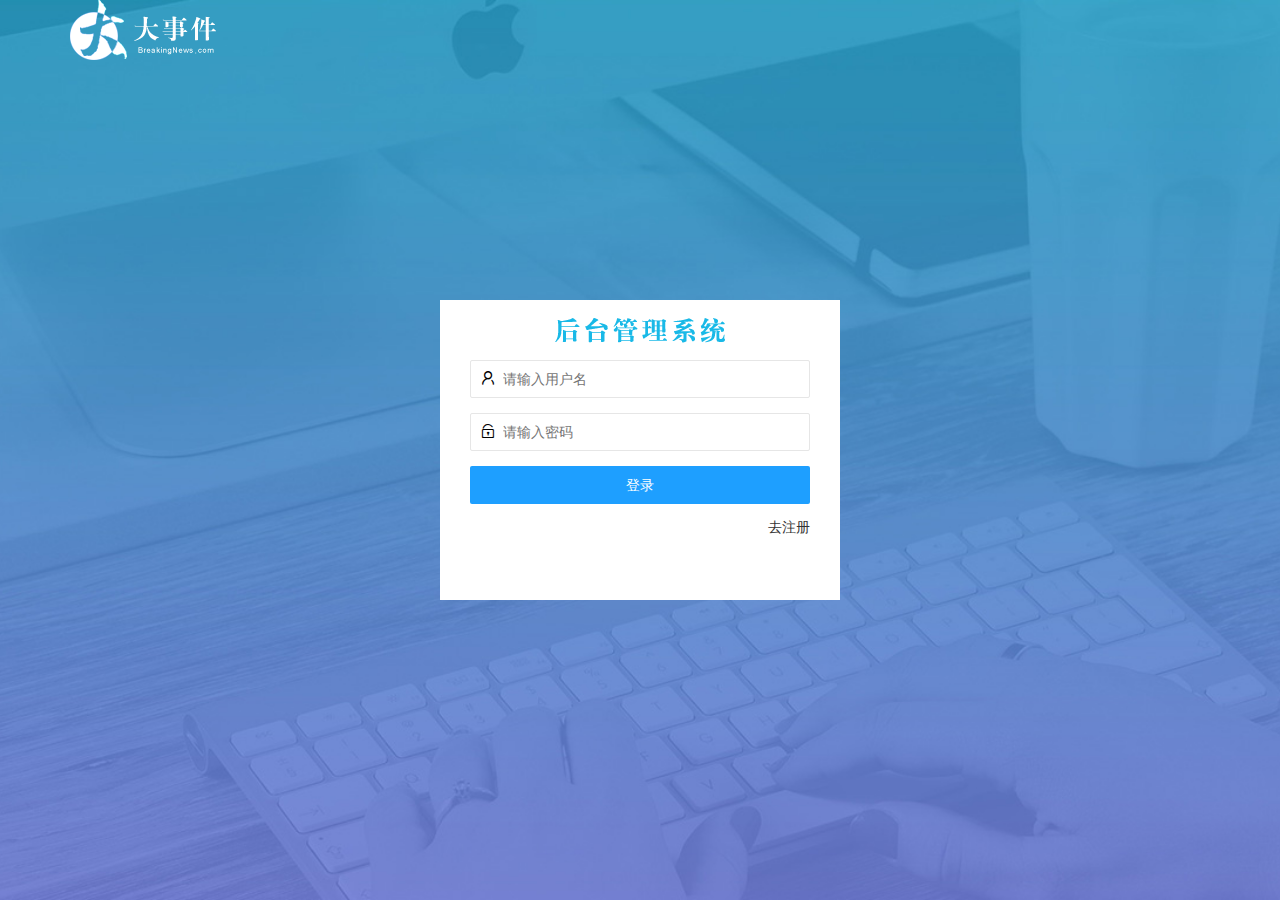
<file: login.html>
<!DOCTYPE html>
<html lang="en">
<head>
    <meta charset="UTF-8">
    <meta http-equiv="X-UA-Compatible" content="IE=edge">
    <meta name="viewport" content="width=device-width, initial-scale=1.0">
    <title>大事件-登录/注册</title>
    <link rel="stylesheet" href="assets/css/login.css">
    <link rel="stylesheet" href="assets/lib/layui/css/layui.css">
</head>
<body>
    <!-- 图标 -->
    <div class="layui-main"><img src="assets/images/logo.png" alt=""/></div>
    <!-- 登录注册框 -->
    <div class="loginAndRegBox">
        <!-- 标题 -->
        <div class="title-box"></div>
        <!-- 登录的div -->
        <div class="login-box">
            <!-- 登陆的表单区 -->
            <form class="layui-form" id="form-login">
                <div class="layui-form-item">
                    <i class="layui-icon layui-icon-username"></i>  
                    <input type="text" name="username" required  lay-verify="required" placeholder="请输入用户名" autocomplete="off" class="layui-input">
                </div>
                <div class="layui-form-item">
                    <i class="layui-icon layui-icon-password"></i>  
                    <input type="password" name="password" required  lay-verify="required|pass" placeholder="请输入密码" autocomplete="off" class="layui-input">
                </div>
                <div class="layui-form-item">
                    <button class="layui-btn layui-btn-normal layui-btn-fluid" lay-submit lay-filter="formDemo">登录</button>
                </div>
                <div class="layui-form-item links">
                    <a href="javascript:;" id="link-reg">去注册</a>
                </div>
            </form>
        </div>
        <!-- 注册的div -->
        <div class="reg-box">
            <!-- 注册的表单区 -->
            <form class="layui-form" id="form-reg">
                <div class="layui-form-item">
                    <i class="layui-icon layui-icon-username"></i>  
                    <input type="text" name="username" required  lay-verify="required" placeholder="请输入用户名" autocomplete="off" class="layui-input" />
                </div>
                <div class="layui-form-item">
                    <i class="layui-icon layui-icon-password"></i> 
                    <input type="password" name="password" required  lay-verify="required|pass" placeholder="请输入密码" autocomplete="off" class="layui-input" />
                </div>
                <div class="layui-form-item">
                    <i class="layui-icon layui-icon-password"></i> 
                    <input type="password" name="repassword" required  lay-verify="required|pass|repass" placeholder="请再次输入密码" autocomplete="off" class="layui-input">
                </div>
                <div class="layui-form-item">
                    <button class="layui-btn layui-btn-normal layui-btn-fluid" lay-submit lay-filter="formDemo">注册</button>
                </div>
                <div class="layui-form-item links">
                    <a href="javascript:;" id="link-login">去登录</a>
                </div>
            </form>
           
        </div>
    </div>

    <script src="/assets/lib/jquery.js"></script>
    <script src="/assets/lib/layui/layui.all.js"></script>
    <script src="/assets/js/baseAPI.js"></script>
    <script src="/assets/js/login.js"></script>
</body>
</html>
</file>
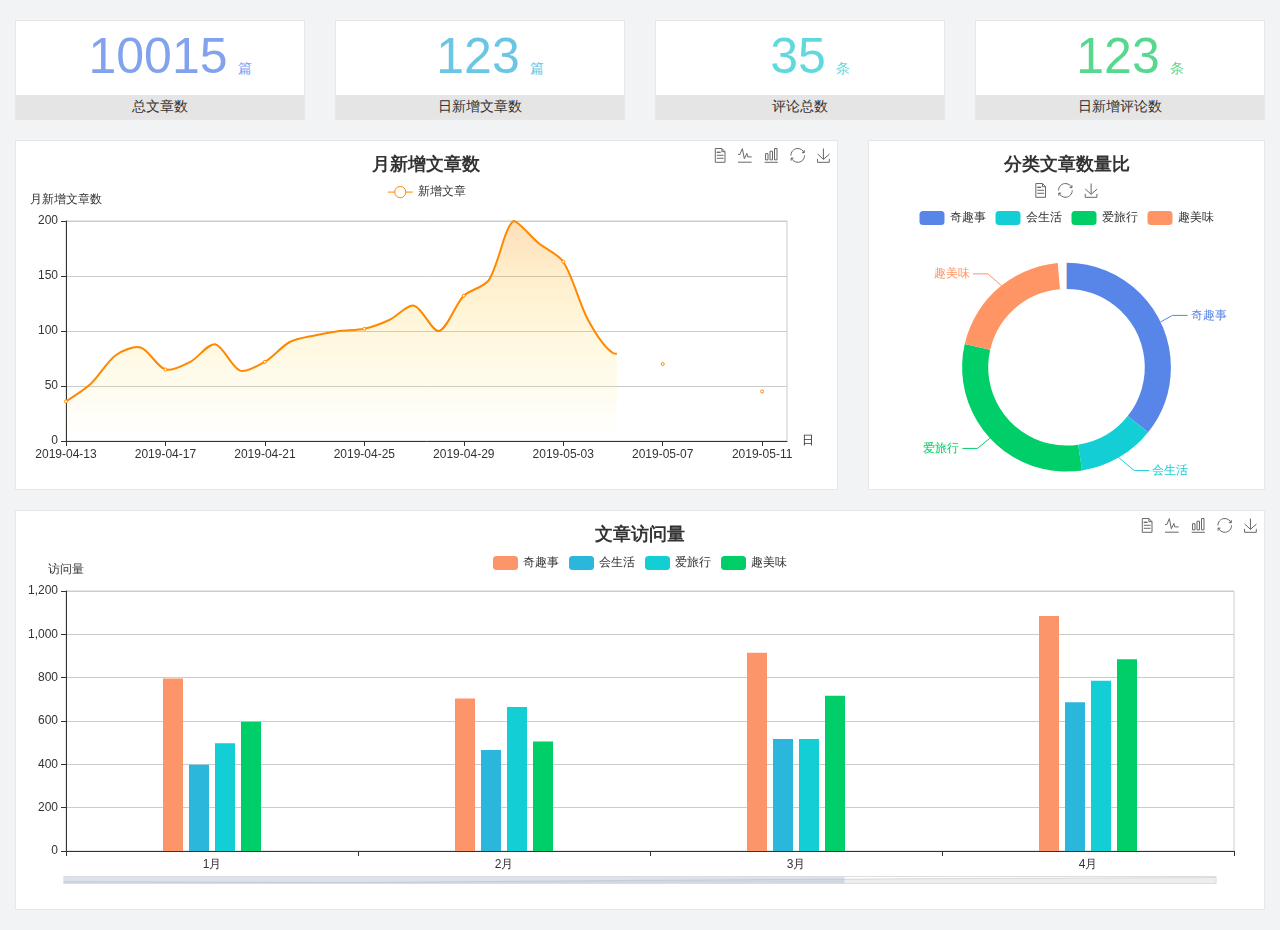
<file: home/dashboard.html>
<!DOCTYPE html>
<html lang="en">

<head>
  <meta charset="UTF-8">
  <meta name="viewport" content="width=device-width, initial-scale=1.0">
  <meta http-equiv="X-UA-Compatible" content="ie=edge">
  <title>图表统计</title>
  <link rel="stylesheet" href="../../assets/lib/bootstrap.css" />
  <link rel="stylesheet" href="../../assets/lib/main.css" />
  <script src="../../assets/lib/jquery.js"></script>
  <script type="text/javascript" src="../../assets/lib/echarts.min.js"></script>
</head>

<body>
  <div class="container-fluid">
    <div class="row spannel_list">
      <div class="col-sm-3 col-xs-6">
        <div class="spannel">
          <em>10015</em><span>篇</span>
          <b>总文章数</b>
        </div>
      </div>
      <div class="col-sm-3 col-xs-6">
        <div class="spannel scolor01">
          <em>123</em><span>篇</span>
          <b>日新增文章数</b>
        </div>
      </div>
      <div class="col-sm-3 col-xs-6">
        <div class="spannel scolor02">
          <em>35</em><span>条</span>
          <b>评论总数</b>
        </div>
      </div>
      <div class="col-sm-3 col-xs-6">
        <div class="spannel scolor03">
          <em>123</em><span>条</span>
          <b>日新增评论数</b>
        </div>
      </div>
    </div>
  </div>

  <div class="container-fluid">
    <div class="row curve-pie">
      <div class="col-lg-8 col-md-8">
        <div class="gragh_pannel" id="curve_show"></div>
      </div>
      <div class="col-lg-4 col-md-4">
        <div class="gragh_pannel" id="pie_show"></div>
      </div>
    </div>
  </div>

  <div class="container-fluid">
    <div class="column_pannel" id="column_show"></div>
  </div>

  <script>
    var oChart = echarts.init(document.getElementById('curve_show'));
    var aList_all = [
      { 'count': 36, 'date': '2019-04-13' },
      { 'count': 52, 'date': '2019-04-14' },
      { 'count': 78, 'date': '2019-04-15' },
      { 'count': 85, 'date': '2019-04-16' },
      { 'count': 65, 'date': '2019-04-17' },
      { 'count': 72, 'date': '2019-04-18' },
      { 'count': 88, 'date': '2019-04-19' },
      { 'count': 64, 'date': '2019-04-20' },
      { 'count': 72, 'date': '2019-04-21' },
      { 'count': 90, 'date': '2019-04-22' },
      { 'count': 96, 'date': '2019-04-23' },
      { 'count': 100, 'date': '2019-04-24' },
      { 'count': 102, 'date': '2019-04-25' },
      { 'count': 110, 'date': '2019-04-26' },
      { 'count': 123, 'date': '2019-04-27' },
      { 'count': 100, 'date': '2019-04-28' },
      { 'count': 132, 'date': '2019-04-29' },
      { 'count': 146, 'date': '2019-04-30' },
      { 'count': 200, 'date': '2019-05-01' },
      { 'count': 180, 'date': '2019-05-02' },
      { 'count': 163, 'date': '2019-05-03' },
      { 'count': 110, 'date': '2019-05-04' },
      { 'count': 80, 'date': '2019-05-05' },
      { 'count': 82, 'date': '2019-05-06' },
      { 'count': 70, 'date': '2019-05-07' },
      { 'count': 65, 'date': '2019-05-08' },
      { 'count': 54, 'date': '2019-05-09' },
      { 'count': 40, 'date': '2019-05-10' },
      { 'count': 45, 'date': '2019-05-11' },
      { 'count': 38, 'date': '2019-05-12' },
    ];

    let aCount = [];
    let aDate = [];

    for (var i = 0; i < aList_all.length; i++) {
      aCount.push(aList_all[i].count);
      aDate.push(aList_all[i].date);
    }

    var chartopt = {
      title: {
        text: '月新增文章数',
        left: 'center',
        top: '10'
      },
      tooltip: {
        trigger: 'axis'
      },
      legend: {
        data: ['新增文章'],
        top: '40'
      },
      toolbox: {
        show: true,
        feature: {
          mark: { show: true },
          dataView: { show: true, readOnly: false },
          magicType: { show: true, type: ['line', 'bar'] },
          restore: { show: true },
          saveAsImage: { show: true }
        }
      },
      calculable: true,
      xAxis: [
        {
          name: '日',
          type: 'category',
          boundaryGap: false,
          data: aDate
        }
      ],
      yAxis: [
        {
          name: '月新增文章数',
          type: 'value'
        }
      ],
      series: [
        {
          name: '新增文章',
          type: 'line',
          smooth: true,
          itemStyle: { normal: { areaStyle: { type: 'default' }, color: '#f80' }, lineStyle: { color: '#f80' } },
          data: aCount
        }],
      areaStyle: {
        normal: {
          color: new echarts.graphic.LinearGradient(0, 0, 0, 1, [{
            offset: 0,
            color: 'rgba(255,136,0,0.39)'
          }, {
            offset: .34,
            color: 'rgba(255,180,0,0.25)'
          }, {
            offset: 1,
            color: 'rgba(255,222,0,0.00)'
          }])

        }
      },
      grid: {
        show: true,
        x: 50,
        x2: 50,
        y: 80,
        height: 220
      }
    };

    oChart.setOption(chartopt);


    var oPie = echarts.init(document.getElementById('pie_show'));
    var oPieopt =
    {
      title: {
        top: 10,
        text: '分类文章数量比',
        x: 'center'
      },
      tooltip: {
        trigger: 'item',
        formatter: "{a} <br/>{b} : {c} ({d}%)"
      },
      color: ['#5885e8', '#13cfd5', '#00ce68', '#ff9565'],
      legend: {
        x: 'center',
        top: 65,
        data: ['奇趣事', '会生活', '爱旅行', '趣美味']
      },
      toolbox: {
        show: true,
        x: 'center',
        top: 35,
        feature: {
          mark: { show: true },
          dataView: { show: true, readOnly: false },
          magicType: {
            show: true,
            type: ['pie', 'funnel'],
            option: {
              funnel: {
                x: '25%',
                width: '50%',
                funnelAlign: 'left',
                max: 1548
              }
            }
          },
          restore: { show: true },
          saveAsImage: { show: true }
        }
      },
      calculable: true,
      series: [
        {
          name: '访问来源',
          type: 'pie',
          radius: ['45%', '60%'],
          center: ['50%', '65%'],
          data: [
            { value: 300, name: '奇趣事' },
            { value: 100, name: '会生活' },
            { value: 260, name: '爱旅行' },
            { value: 180, name: '趣美味' }
          ]
        }
      ]
    };
    oPie.setOption(oPieopt);



    var oColumn = this.echarts.init(document.getElementById('column_show'));
    var oColumnopt =
    {
      title: {
        text: '文章访问量',
        left: 'center',
        top: '10'
      },
      tooltip: {
        trigger: 'axis'
      },
      legend: {
        data: ['奇趣事', '会生活', '爱旅行', '趣美味'],
        top: '40'
      },
      toolbox: {
        show: true,
        feature: {
          mark: { show: true },
          dataView: { show: true, readOnly: false },
          magicType: { show: true, type: ['line', 'bar'] },
          restore: { show: true },
          saveAsImage: { show: true }
        }
      },
      calculable: true,
      xAxis: [
        {
          type: 'category',
          data: ['1月', '2月', '3月', '4月', '5月']
        }
      ],
      yAxis: [
        {
          name: '访问量',
          type: 'value'
        }
      ],
      series: [
        {
          name: '奇趣事',
          type: 'bar',
          barWidth: 20,
          itemStyle: {
            normal: { areaStyle: { type: 'default' }, color: '#fd956a' }
          },
          data: [800, 708, 920, 1090, 1200]
        },
        {
          name: '会生活',
          type: 'bar',
          barWidth: 20,
          itemStyle: {
            normal: { areaStyle: { type: 'default' }, color: '#2bb6db' }
          },
          data: [400, 468, 520, 690, 800]
        },
        {
          name: '爱旅行',
          type: 'bar',
          barWidth: 20,
          itemStyle: {
            normal: { areaStyle: { type: 'default' }, color: '#13cfd5' }
          },
          data: [500, 668, 520, 790, 900]
        },
        {
          name: '趣美味',
          type: 'bar',
          barWidth: 20,
          itemStyle: {
            normal: { areaStyle: { type: 'default' }, color: '#00ce68' }
          },
          data: [600, 508, 720, 890, 1000]
        }
      ],
      grid: {
        show: true,
        x: 50,
        x2: 30,
        y: 80,
        height: 260
      },
      dataZoom: [//给x轴设置滚动条
        {
          start: 0,//默认为0
          end: 100 - 1000 / 31,//默认为100
          type: 'slider',
          show: true,
          xAxisIndex: [0],
          handleSize: 0,//滑动条的 左右2个滑动条的大小
          height: 8,//组件高度
          left: 45, //左边的距离
          right: 50,//右边的距离
          bottom: 26,//右边的距离
          handleColor: '#ddd',//h滑动图标的颜色
          handleStyle: {
            borderColor: "#cacaca",
            borderWidth: "1",
            shadowBlur: 2,
            background: "#ddd",
            shadowColor: "#ddd",
          }
        }]
    };
    oColumn.setOption(oColumnopt);
  </script>
</body>

</html>
</file>
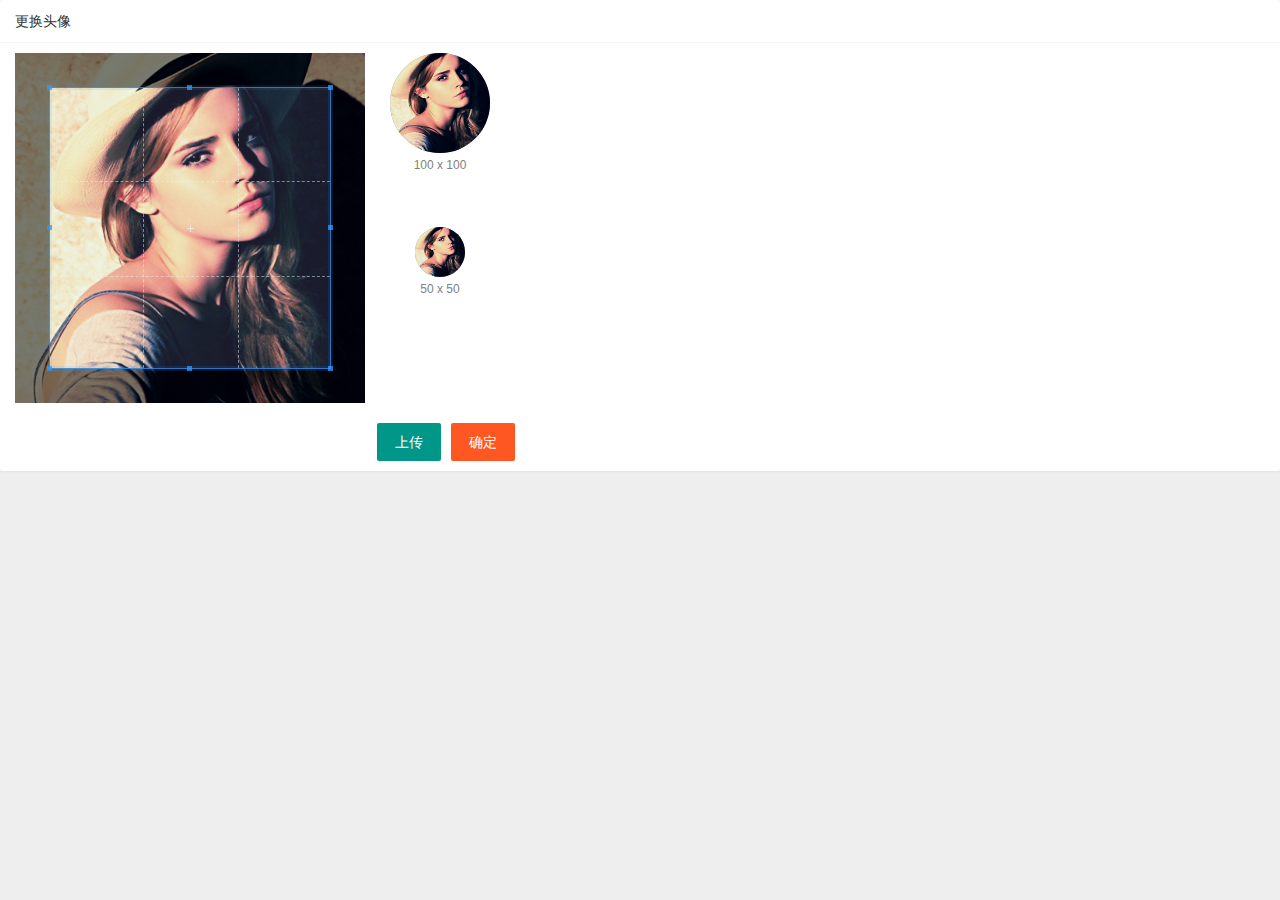
<file: user/user_avatar.html>
<!DOCTYPE html>
<html lang="en">

<head>
    <meta charset="UTF-8">
    <meta http-equiv="X-UA-Compatible" content="IE=edge">
    <meta name="viewport" content="width=device-width, initial-scale=1.0">
    <title>Document</title>
    <link rel="stylesheet" href="/assets/lib/layui/css/layui.css">
    <link rel="stylesheet" href="/assets/css/user/user_avatar.css">
    <link rel="stylesheet" href="/assets/lib/cropper/cropper.css">
</head>

<body>
    <div class="layui-card">
        <div class="layui-card-header">更换头像</div>
        <div class="layui-card-body">
            <!-- 第一行的图片裁剪和预览区域 -->
            <div class="row1">
                <!-- 图片裁剪区域 -->
                <div class="cropper-box">
                    <!-- 这个 img 标签很重要，将来会把它初始化为裁剪区域 -->
                    <img id="image" src="/assets/images/sample.jpg" />
                </div>
                <!-- 图片的预览区域 -->
                <div class="preview-box">
                    <div>
                        <!-- 宽高为 100px 的预览区域 -->
                        <div class="img-preview w100"></div>
                        <p class="size">100 x 100</p>
                    </div>
                    <div>
                        <!-- 宽高为 50px 的预览区域 -->
                        <div class="img-preview w50"></div>
                        <p class="size">50 x 50</p>
                    </div>
                </div>
            </div>
            <!-- 第二行的按钮区域 -->
            <div class="row2">
                <!-- 通过accept属性可以指定选择文件的类型 -->
                <input type="file"  id="file" accept="image/png,image/jpeg"/>
                <button  class="layui-btn" id="btnChooseImg">上传</button>
                <button  class="layui-btn layui-btn-danger" id="btnsure">确定</button>
            </div>

        </div>
    </div>
    <script src="/assets/lib/layui/layui.all.js"></script>
    <script src="/assets/lib/jquery.js"></script>
    <script src="/assets/lib/cropper/Cropper.js"></script>
    <script src="/assets/lib/cropper/jquery-cropper.js"></script>
    <script src="/assets/js/baseAPI.js"></script>
    <script src="/assets/js/user/user_avarat.js"></script>
</body>

</html>
</file>
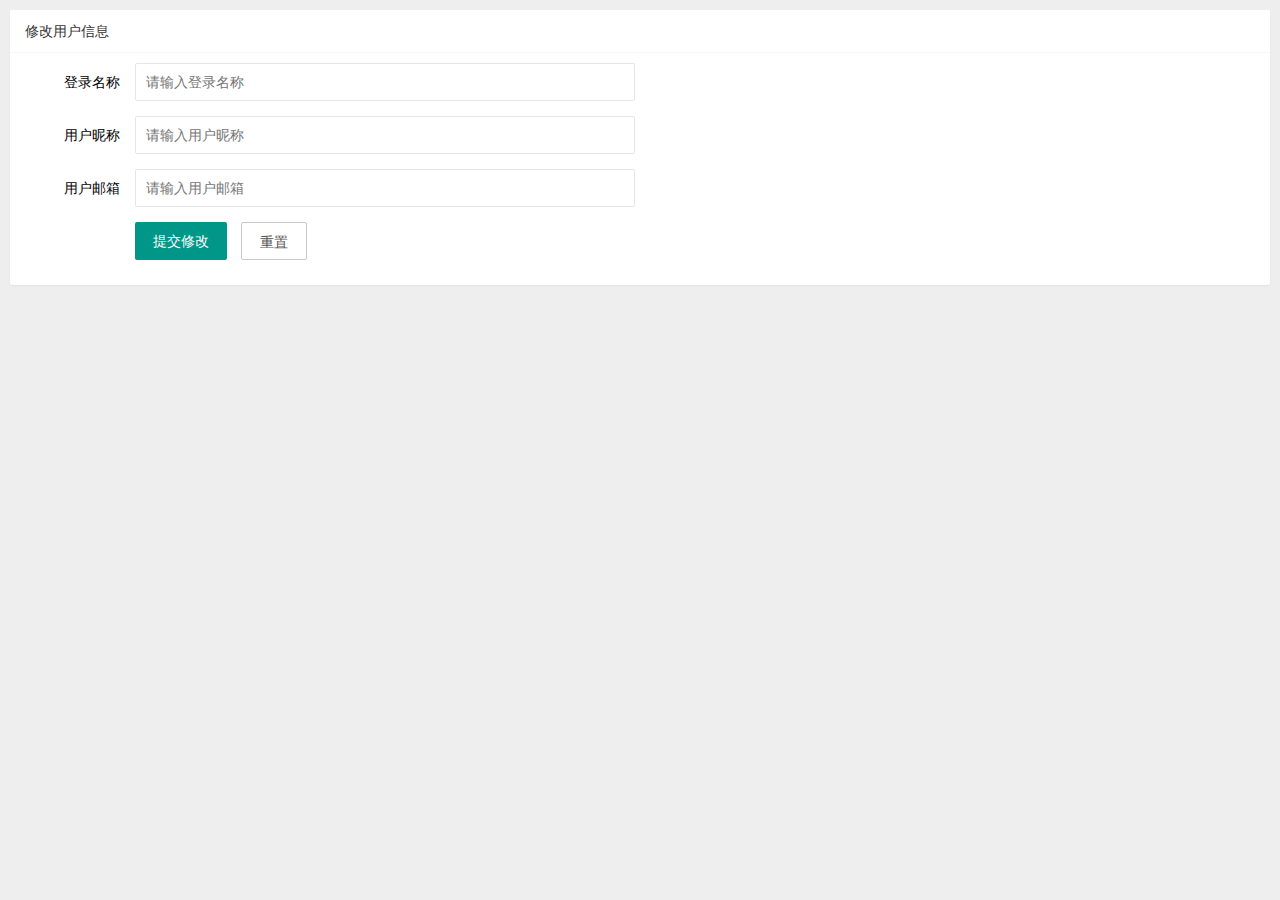
<file: user/user_info.html>
<!DOCTYPE html>
<html lang="en">

<head>
    <meta charset="UTF-8">
    <meta http-equiv="X-UA-Compatible" content="IE=edge">
    <meta name="viewport" content="width=device-width, initial-scale=1.0">
    <title>Document</title>
    <link rel="stylesheet" href="/assets/lib/layui/css/layui.css">
    <link rel="stylesheet" href="/assets/css/user/user_info.css">
</head>

<body>
    <div class="layui-card">
        <div class="layui-card-header">修改用户信息</div>
        <div class="layui-card-body">
            <form class="layui-form" action="" lay-filter="formuserinfo">
                <!-- 放入隐藏域 -->
                <input type="hidden" name="id" value=""/>
                <div class="layui-form-item">
                    <label class="layui-form-label">登录名称</label>
                    <div class="layui-input-block">
                        <input type="text" name="username" required lay-verify="required" placeholder="请输入登录名称"
                            autocomplete="off" class="layui-input" readonly/>
                    </div>
                </div>
                <div class="layui-form-item">
                    <label class="layui-form-label">用户昵称</label>
                    <div class="layui-input-block">
                        <input type="text" name="nickname" required lay-verify="required|nickname" placeholder="请输入用户昵称"
                            autocomplete="off" class="layui-input">
                    </div>
                </div>
                <div class="layui-form-item">
                    <label class="layui-form-label">用户邮箱</label>
                    <div class="layui-input-block">
                        <input type="text" name="email" required lay-verify="required|email" placeholder="请输入用户邮箱"
                            autocomplete="off" class="layui-input">
                    </div>
                </div>
                <div class="layui-form-item">
                    <div class="layui-input-block">
                      <button class="layui-btn" lay-submit lay-filter="formDemo">提交修改</button>
                      <button type="reset" class="layui-btn layui-btn-primary" id="btnreset">重置</button>
                    </div>
                  </div>
            </form>
        </div>
    </div>
    <script src="/assets/lib/layui/layui.all.js"></script>
    <script src="/assets/lib/jquery.js"></script>
    <script src="/assets/js/baseAPI.js"></script>
    <script src="/assets/js/user/user_info.js"></script>
</body>

</html>
</file>
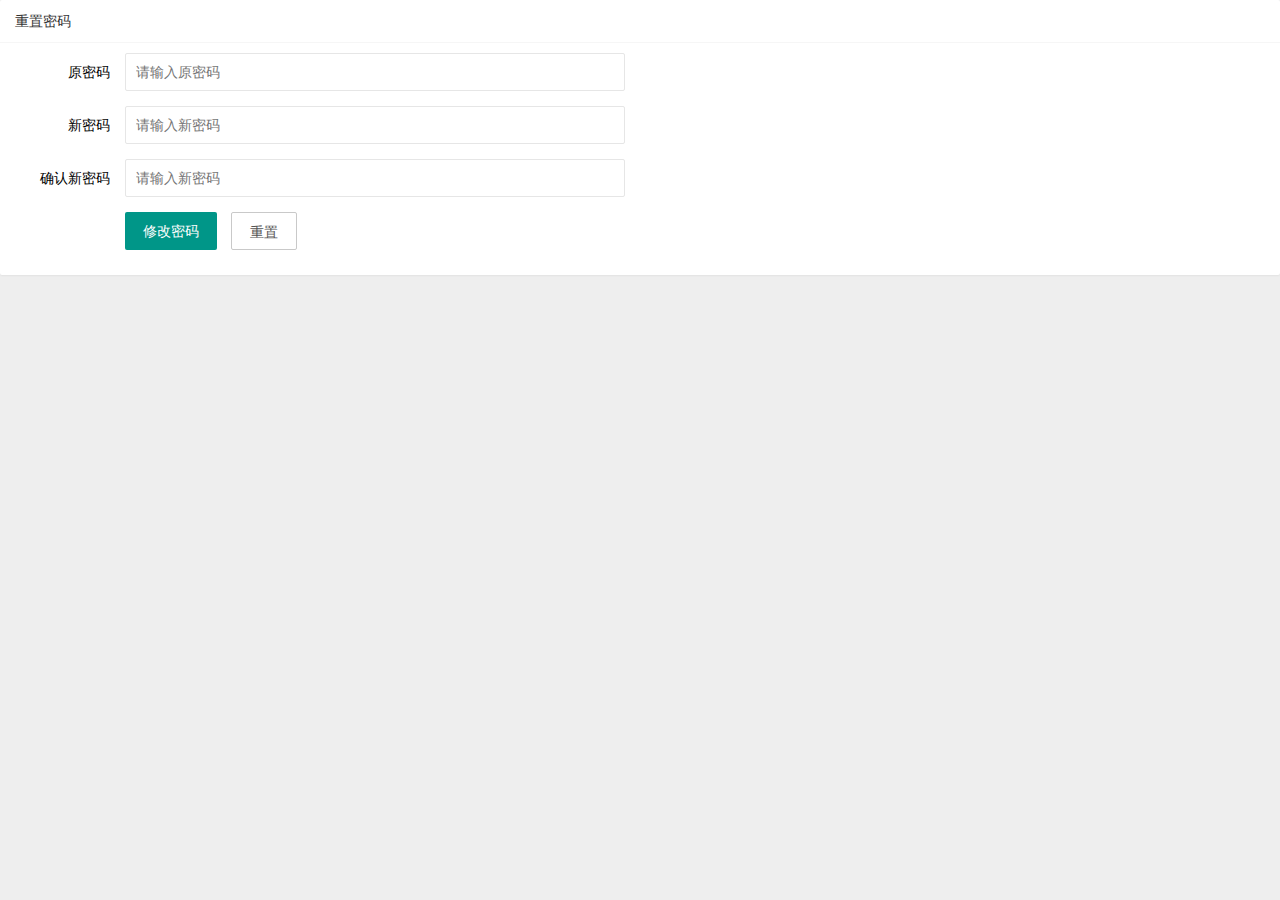
<file: user/user_pwd.html>
<!DOCTYPE html>
<html lang="en">

<head>
    <meta charset="UTF-8">
    <meta http-equiv="X-UA-Compatible" content="IE=edge">
    <meta name="viewport" content="width=device-width, initial-scale=1.0">
    <title>Document</title>
    <link rel="stylesheet" href="/assets/lib/layui/css/layui.css">
    <link rel="stylesheet" href="/assets/css/user/user_pwd.css">
</head>

<body>
    <div class="layui-card">
        <div class="layui-card-header">重置密码</div>
        <div class="layui-card-body">
            <form class="layui-form" action="" lay-filter="formpassword">
                <div class="layui-form-item">
                    <label class="layui-form-label">原密码</label>
                    <div class="layui-input-block">
                        <input type="password" name="oldPwd" required lay-verify="required|pass" placeholder="请输入原密码"
                            autocomplete="off" class="layui-input"  id="oldpass"/>
                    </div>
                </div>
                <div class="layui-form-item">
                    <label class="layui-form-label">新密码</label>
                    <div class="layui-input-block">
                        <input type="password" name="newPwd" required lay-verify="required|pass|samepwd" placeholder="请输入新密码"
                            autocomplete="off" class="layui-input" id="newpass"/>
                    </div>
                </div>
                <div class="layui-form-item">
                    <label class="layui-form-label">确认新密码</label>
                    <div class="layui-input-block">
                        <input type="password" name="repwd" required lay-verify="required|pass|repass" placeholder="请输入新密码"
                            autocomplete="off" class="layui-input" />
                    </div>
                </div>
                <div class="layui-form-item">
                    <div class="layui-input-block">
                        <button class="layui-btn" lay-submit lay-filter="formDemo">修改密码</button>
                        <button type="reset" class="layui-btn layui-btn-primary" id="btnreset">重置</button>
                    </div>
                </div>
            </form>
        </div>
    </div>
    <script src="/assets/lib/layui/layui.all.js"></script>
    <script src="/assets/lib/jquery.js"></script>
    <script src="/assets/js/baseAPI.js"></script>
    <script src="/assets/js/user/user_pwd.js"></script>
</body>

</html>
</file>
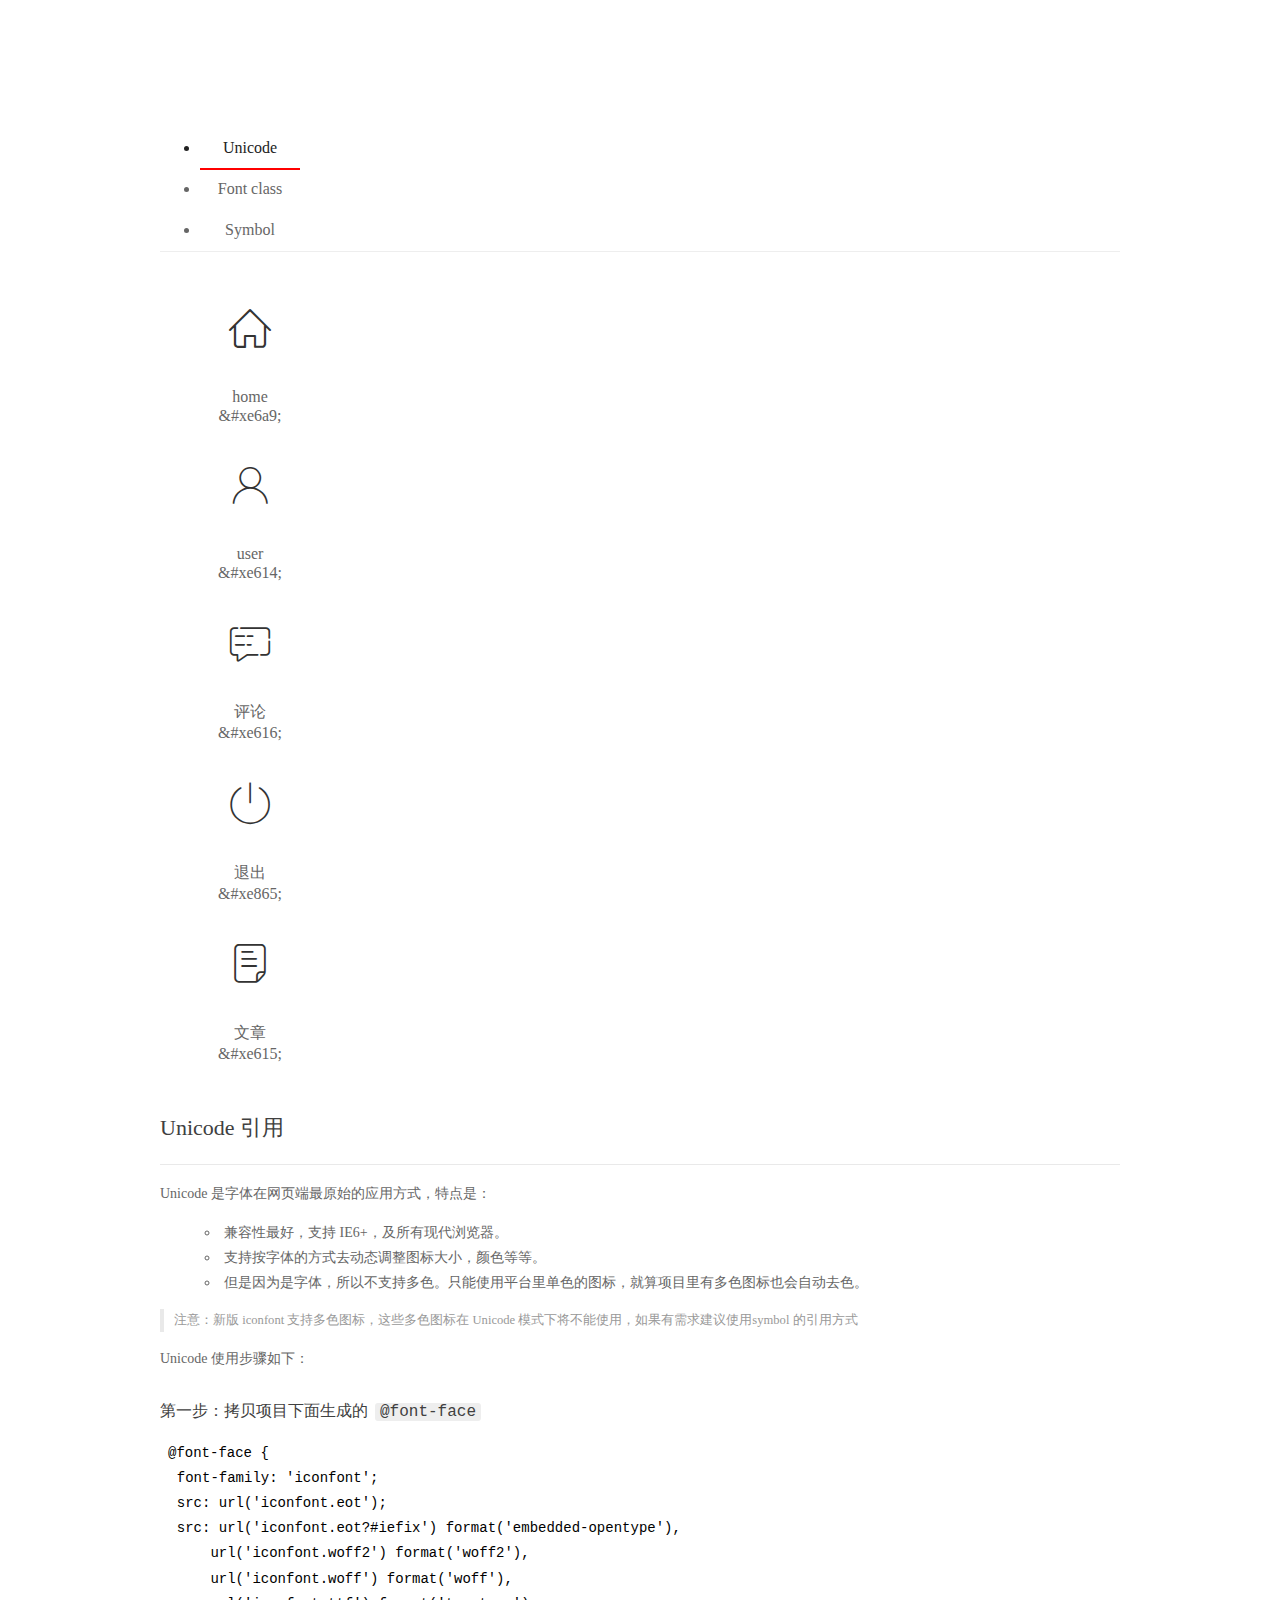
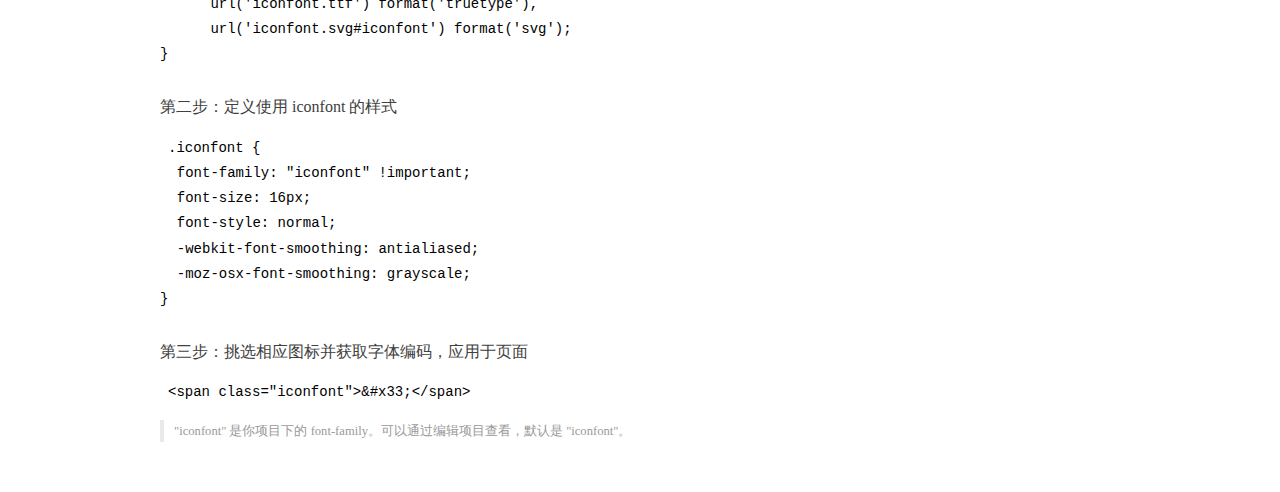
<file: assets/fonts/demo_index.html>
<!DOCTYPE html>
<html>
<head>
  <meta charset="utf-8"/>
  <title>IconFont Demo</title>
  <link rel="shortcut icon" href="https://gtms04.alicdn.com/tps/i4/TB1_oz6GVXXXXaFXpXXJDFnIXXX-64-64.ico" type="image/x-icon"/>
  <link rel="stylesheet" href="https://g.alicdn.com/thx/cube/1.3.2/cube.min.css">
  <link rel="stylesheet" href="demo.css">
  <link rel="stylesheet" href="iconfont.css">
  <script src="iconfont.js"></script>
  <!-- jQuery -->
  <script src="https://a1.alicdn.com/oss/uploads/2018/12/26/7bfddb60-08e8-11e9-9b04-53e73bb6408b.js"></script>
  <!-- 代码高亮 -->
  <script src="https://a1.alicdn.com/oss/uploads/2018/12/26/a3f714d0-08e6-11e9-8a15-ebf944d7534c.js"></script>
</head>
<body>
  <div class="main">
    <h1 class="logo"><a href="https://www.iconfont.cn/" title="iconfont 首页" target="_blank">&#xe86b;</a></h1>
    <div class="nav-tabs">
      <ul id="tabs" class="dib-box">
        <li class="dib active"><span>Unicode</span></li>
        <li class="dib"><span>Font class</span></li>
        <li class="dib"><span>Symbol</span></li>
      </ul>
      
    </div>
    <div class="tab-container">
      <div class="content unicode" style="display: block;">
          <ul class="icon_lists dib-box">
          
            <li class="dib">
              <span class="icon iconfont">&#xe6a9;</span>
                <div class="name">home</div>
                <div class="code-name">&amp;#xe6a9;</div>
              </li>
          
            <li class="dib">
              <span class="icon iconfont">&#xe614;</span>
                <div class="name">user</div>
                <div class="code-name">&amp;#xe614;</div>
              </li>
          
            <li class="dib">
              <span class="icon iconfont">&#xe616;</span>
                <div class="name">评论</div>
                <div class="code-name">&amp;#xe616;</div>
              </li>
          
            <li class="dib">
              <span class="icon iconfont">&#xe865;</span>
                <div class="name">退出</div>
                <div class="code-name">&amp;#xe865;</div>
              </li>
          
            <li class="dib">
              <span class="icon iconfont">&#xe615;</span>
                <div class="name">文章</div>
                <div class="code-name">&amp;#xe615;</div>
              </li>
          
          </ul>
          <div class="article markdown">
          <h2 id="unicode-">Unicode 引用</h2>
          <hr>

          <p>Unicode 是字体在网页端最原始的应用方式，特点是：</p>
          <ul>
            <li>兼容性最好，支持 IE6+，及所有现代浏览器。</li>
            <li>支持按字体的方式去动态调整图标大小，颜色等等。</li>
            <li>但是因为是字体，所以不支持多色。只能使用平台里单色的图标，就算项目里有多色图标也会自动去色。</li>
          </ul>
          <blockquote>
            <p>注意：新版 iconfont 支持多色图标，这些多色图标在 Unicode 模式下将不能使用，如果有需求建议使用symbol 的引用方式</p>
          </blockquote>
          <p>Unicode 使用步骤如下：</p>
          <h3 id="-font-face">第一步：拷贝项目下面生成的 <code>@font-face</code></h3>
<pre><code class="language-css"
>@font-face {
  font-family: 'iconfont';
  src: url('iconfont.eot');
  src: url('iconfont.eot?#iefix') format('embedded-opentype'),
      url('iconfont.woff2') format('woff2'),
      url('iconfont.woff') format('woff'),
      url('iconfont.ttf') format('truetype'),
      url('iconfont.svg#iconfont') format('svg');
}
</code></pre>
          <h3 id="-iconfont-">第二步：定义使用 iconfont 的样式</h3>
<pre><code class="language-css"
>.iconfont {
  font-family: "iconfont" !important;
  font-size: 16px;
  font-style: normal;
  -webkit-font-smoothing: antialiased;
  -moz-osx-font-smoothing: grayscale;
}
</code></pre>
          <h3 id="-">第三步：挑选相应图标并获取字体编码，应用于页面</h3>
<pre>
<code class="language-html"
>&lt;span class="iconfont"&gt;&amp;#x33;&lt;/span&gt;
</code></pre>
          <blockquote>
            <p>"iconfont" 是你项目下的 font-family。可以通过编辑项目查看，默认是 "iconfont"。</p>
          </blockquote>
          </div>
      </div>
      <div class="content font-class">
        <ul class="icon_lists dib-box">
          
          <li class="dib">
            <span class="icon iconfont icon-home"></span>
            <div class="name">
              home
            </div>
            <div class="code-name">.icon-home
            </div>
          </li>
          
          <li class="dib">
            <span class="icon iconfont icon-user"></span>
            <div class="name">
              user
            </div>
            <div class="code-name">.icon-user
            </div>
          </li>
          
          <li class="dib">
            <span class="icon iconfont icon-pinglun"></span>
            <div class="name">
              评论
            </div>
            <div class="code-name">.icon-pinglun
            </div>
          </li>
          
          <li class="dib">
            <span class="icon iconfont icon-tuichu"></span>
            <div class="name">
              退出
            </div>
            <div class="code-name">.icon-tuichu
            </div>
          </li>
          
          <li class="dib">
            <span class="icon iconfont icon-16"></span>
            <div class="name">
              文章
            </div>
            <div class="code-name">.icon-16
            </div>
          </li>
          
        </ul>
        <div class="article markdown">
        <h2 id="font-class-">font-class 引用</h2>
        <hr>

        <p>font-class 是 Unicode 使用方式的一种变种，主要是解决 Unicode 书写不直观，语意不明确的问题。</p>
        <p>与 Unicode 使用方式相比，具有如下特点：</p>
        <ul>
          <li>兼容性良好，支持 IE8+，及所有现代浏览器。</li>
          <li>相比于 Unicode 语意明确，书写更直观。可以很容易分辨这个 icon 是什么。</li>
          <li>因为使用 class 来定义图标，所以当要替换图标时，只需要修改 class 里面的 Unicode 引用。</li>
          <li>不过因为本质上还是使用的字体，所以多色图标还是不支持的。</li>
        </ul>
        <p>使用步骤如下：</p>
        <h3 id="-fontclass-">第一步：引入项目下面生成的 fontclass 代码：</h3>
<pre><code class="language-html">&lt;link rel="stylesheet" href="./iconfont.css"&gt;
</code></pre>
        <h3 id="-">第二步：挑选相应图标并获取类名，应用于页面：</h3>
<pre><code class="language-html">&lt;span class="iconfont icon-xxx"&gt;&lt;/span&gt;
</code></pre>
        <blockquote>
          <p>"
            iconfont" 是你项目下的 font-family。可以通过编辑项目查看，默认是 "iconfont"。</p>
        </blockquote>
      </div>
      </div>
      <div class="content symbol">
          <ul class="icon_lists dib-box">
          
            <li class="dib">
                <svg class="icon svg-icon" aria-hidden="true">
                  <use xlink:href="#icon-home"></use>
                </svg>
                <div class="name">home</div>
                <div class="code-name">#icon-home</div>
            </li>
          
            <li class="dib">
                <svg class="icon svg-icon" aria-hidden="true">
                  <use xlink:href="#icon-user"></use>
                </svg>
                <div class="name">user</div>
                <div class="code-name">#icon-user</div>
            </li>
          
            <li class="dib">
                <svg class="icon svg-icon" aria-hidden="true">
                  <use xlink:href="#icon-pinglun"></use>
                </svg>
                <div class="name">评论</div>
                <div class="code-name">#icon-pinglun</div>
            </li>
          
            <li class="dib">
                <svg class="icon svg-icon" aria-hidden="true">
                  <use xlink:href="#icon-tuichu"></use>
                </svg>
                <div class="name">退出</div>
                <div class="code-name">#icon-tuichu</div>
            </li>
          
            <li class="dib">
                <svg class="icon svg-icon" aria-hidden="true">
                  <use xlink:href="#icon-16"></use>
                </svg>
                <div class="name">文章</div>
                <div class="code-name">#icon-16</div>
            </li>
          
          </ul>
          <div class="article markdown">
          <h2 id="symbol-">Symbol 引用</h2>
          <hr>

          <p>这是一种全新的使用方式，应该说这才是未来的主流，也是平台目前推荐的用法。相关介绍可以参考这篇<a href="">文章</a>
            这种用法其实是做了一个 SVG 的集合，与另外两种相比具有如下特点：</p>
          <ul>
            <li>支持多色图标了，不再受单色限制。</li>
            <li>通过一些技巧，支持像字体那样，通过 <code>font-size</code>, <code>color</code> 来调整样式。</li>
            <li>兼容性较差，支持 IE9+，及现代浏览器。</li>
            <li>浏览器渲染 SVG 的性能一般，还不如 png。</li>
          </ul>
          <p>使用步骤如下：</p>
          <h3 id="-symbol-">第一步：引入项目下面生成的 symbol 代码：</h3>
<pre><code class="language-html">&lt;script src="./iconfont.js"&gt;&lt;/script&gt;
</code></pre>
          <h3 id="-css-">第二步：加入通用 CSS 代码（引入一次就行）：</h3>
<pre><code class="language-html">&lt;style&gt;
.icon {
  width: 1em;
  height: 1em;
  vertical-align: -0.15em;
  fill: currentColor;
  overflow: hidden;
}
&lt;/style&gt;
</code></pre>
          <h3 id="-">第三步：挑选相应图标并获取类名，应用于页面：</h3>
<pre><code class="language-html">&lt;svg class="icon" aria-hidden="true"&gt;
  &lt;use xlink:href="#icon-xxx"&gt;&lt;/use&gt;
&lt;/svg&gt;
</code></pre>
          </div>
      </div>

    </div>
  </div>
  <script>
  $(document).ready(function () {
      $('.tab-container .content:first').show()

      $('#tabs li').click(function (e) {
        var tabContent = $('.tab-container .content')
        var index = $(this).index()

        if ($(this).hasClass('active')) {
          return
        } else {
          $('#tabs li').removeClass('active')
          $(this).addClass('active')

          tabContent.hide().eq(index).fadeIn()
        }
      })
    })
  </script>
</body>
</html>
</file>
<file: assets/css/login.css>
html,body{
    margin: 0;
    padding: 0;
    height: 100%;
    width: 100%;
    background: url(../images/login_bg.jpg) no-repeat center;
    background-size: cover;
}
.loginAndRegBox{
    position: absolute;
    top: 50%;
    left: 50%;
    width: 400px;
    height: 300px;
    background-color: #fff;
    transform: translate(-50%,-50%);
}
.title-box{
    height: 60px;
    background: url(/assets/images/login_title.png) no-repeat center;
}
.reg-box{
    display: none;
}
.layui-form{
    padding: 0 30px;
}
.links{
    display: flex;
    justify-content:flex-end;
}
.layui-form-item{
    position: relative;
}
.layui-icon{
    position: absolute;
    top: 10px;
    left: 10px;
}
.layui-input{
    padding-left: 32px!important;
}
</file>
<file: assets/lib/layui/css/layui.css>
/** layui-v2.5.5 MIT License By https://www.layui.com */
 .layui-inline,img{display:inline-block;vertical-align:middle}h1,h2,h3,h4,h5,h6{font-weight:400}.layui-edge,.layui-header,.layui-inline,.layui-main{position:relative}.layui-body,.layui-edge,.layui-elip{overflow:hidden}.layui-btn,.layui-edge,.layui-inline,img{vertical-align:middle}.layui-btn,.layui-disabled,.layui-icon,.layui-unselect{-moz-user-select:none;-webkit-user-select:none;-ms-user-select:none}.layui-elip,.layui-form-checkbox span,.layui-form-pane .layui-form-label{text-overflow:ellipsis;white-space:nowrap}.layui-breadcrumb,.layui-tree-btnGroup{visibility:hidden}blockquote,body,button,dd,div,dl,dt,form,h1,h2,h3,h4,h5,h6,input,li,ol,p,pre,td,textarea,th,ul{margin:0;padding:0;-webkit-tap-highlight-color:rgba(0,0,0,0)}a:active,a:hover{outline:0}img{border:none}li{list-style:none}table{border-collapse:collapse;border-spacing:0}h4,h5,h6{font-size:100%}button,input,optgroup,option,select,textarea{font-family:inherit;font-size:inherit;font-style:inherit;font-weight:inherit;outline:0}pre{white-space:pre-wrap;white-space:-moz-pre-wrap;white-space:-pre-wrap;white-space:-o-pre-wrap;word-wrap:break-word}body{line-height:24px;font:14px Helvetica Neue,Helvetica,PingFang SC,Tahoma,Arial,sans-serif}hr{height:1px;margin:10px 0;border:0;clear:both}a{color:#333;text-decoration:none}a:hover{color:#777}a cite{font-style:normal;*cursor:pointer}.layui-border-box,.layui-border-box *{box-sizing:border-box}.layui-box,.layui-box *{box-sizing:content-box}.layui-clear{clear:both;*zoom:1}.layui-clear:after{content:'\20';clear:both;*zoom:1;display:block;height:0}.layui-inline{*display:inline;*zoom:1}.layui-edge{display:inline-block;width:0;height:0;border-width:6px;border-style:dashed;border-color:transparent}.layui-edge-top{top:-4px;border-bottom-color:#999;border-bottom-style:solid}.layui-edge-right{border-left-color:#999;border-left-style:solid}.layui-edge-bottom{top:2px;border-top-color:#999;border-top-style:solid}.layui-edge-left{border-right-color:#999;border-right-style:solid}.layui-disabled,.layui-disabled:hover{color:#d2d2d2!important;cursor:not-allowed!important}.layui-circle{border-radius:100%}.layui-show{display:block!important}.layui-hide{display:none!important}@font-face{font-family:layui-icon;src:url(../font/iconfont.eot?v=250);src:url(../font/iconfont.eot?v=250#iefix) format('embedded-opentype'),url(../font/iconfont.woff2?v=250) format('woff2'),url(../font/iconfont.woff?v=250) format('woff'),url(../font/iconfont.ttf?v=250) format('truetype'),url(../font/iconfont.svg?v=250#layui-icon) format('svg')}.layui-icon{font-family:layui-icon!important;font-size:16px;font-style:normal;-webkit-font-smoothing:antialiased;-moz-osx-font-smoothing:grayscale}.layui-icon-reply-fill:before{content:"\e611"}.layui-icon-set-fill:before{content:"\e614"}.layui-icon-menu-fill:before{content:"\e60f"}.layui-icon-search:before{content:"\e615"}.layui-icon-share:before{content:"\e641"}.layui-icon-set-sm:before{content:"\e620"}.layui-icon-engine:before{content:"\e628"}.layui-icon-close:before{content:"\1006"}.layui-icon-close-fill:before{content:"\1007"}.layui-icon-chart-screen:before{content:"\e629"}.layui-icon-star:before{content:"\e600"}.layui-icon-circle-dot:before{content:"\e617"}.layui-icon-chat:before{content:"\e606"}.layui-icon-release:before{content:"\e609"}.layui-icon-list:before{content:"\e60a"}.layui-icon-chart:before{content:"\e62c"}.layui-icon-ok-circle:before{content:"\1005"}.layui-icon-layim-theme:before{content:"\e61b"}.layui-icon-table:before{content:"\e62d"}.layui-icon-right:before{content:"\e602"}.layui-icon-left:before{content:"\e603"}.layui-icon-cart-simple:before{content:"\e698"}.layui-icon-face-cry:before{content:"\e69c"}.layui-icon-face-smile:before{content:"\e6af"}.layui-icon-survey:before{content:"\e6b2"}.layui-icon-tree:before{content:"\e62e"}.layui-icon-upload-circle:before{content:"\e62f"}.layui-icon-add-circle:before{content:"\e61f"}.layui-icon-download-circle:before{content:"\e601"}.layui-icon-templeate-1:before{content:"\e630"}.layui-icon-util:before{content:"\e631"}.layui-icon-face-surprised:before{content:"\e664"}.layui-icon-edit:before{content:"\e642"}.layui-icon-speaker:before{content:"\e645"}.layui-icon-down:before{content:"\e61a"}.layui-icon-file:before{content:"\e621"}.layui-icon-layouts:before{content:"\e632"}.layui-icon-rate-half:before{content:"\e6c9"}.layui-icon-add-circle-fine:before{content:"\e608"}.layui-icon-prev-circle:before{content:"\e633"}.layui-icon-read:before{content:"\e705"}.layui-icon-404:before{content:"\e61c"}.layui-icon-carousel:before{content:"\e634"}.layui-icon-help:before{content:"\e607"}.layui-icon-code-circle:before{content:"\e635"}.layui-icon-water:before{content:"\e636"}.layui-icon-username:before{content:"\e66f"}.layui-icon-find-fill:before{content:"\e670"}.layui-icon-about:before{content:"\e60b"}.layui-icon-location:before{content:"\e715"}.layui-icon-up:before{content:"\e619"}.layui-icon-pause:before{content:"\e651"}.layui-icon-date:before{content:"\e637"}.layui-icon-layim-uploadfile:before{content:"\e61d"}.layui-icon-delete:before{content:"\e640"}.layui-icon-play:before{content:"\e652"}.layui-icon-top:before{content:"\e604"}.layui-icon-friends:before{content:"\e612"}.layui-icon-refresh-3:before{content:"\e9aa"}.layui-icon-ok:before{content:"\e605"}.layui-icon-layer:before{content:"\e638"}.layui-icon-face-smile-fine:before{content:"\e60c"}.layui-icon-dollar:before{content:"\e659"}.layui-icon-group:before{content:"\e613"}.layui-icon-layim-download:before{content:"\e61e"}.layui-icon-picture-fine:before{content:"\e60d"}.layui-icon-link:before{content:"\e64c"}.layui-icon-diamond:before{content:"\e735"}.layui-icon-log:before{content:"\e60e"}.layui-icon-rate-solid:before{content:"\e67a"}.layui-icon-fonts-del:before{content:"\e64f"}.layui-icon-unlink:before{content:"\e64d"}.layui-icon-fonts-clear:before{content:"\e639"}.layui-icon-triangle-r:before{content:"\e623"}.layui-icon-circle:before{content:"\e63f"}.layui-icon-radio:before{content:"\e643"}.layui-icon-align-center:before{content:"\e647"}.layui-icon-align-right:before{content:"\e648"}.layui-icon-align-left:before{content:"\e649"}.layui-icon-loading-1:before{content:"\e63e"}.layui-icon-return:before{content:"\e65c"}.layui-icon-fonts-strong:before{content:"\e62b"}.layui-icon-upload:before{content:"\e67c"}.layui-icon-dialogue:before{content:"\e63a"}.layui-icon-video:before{content:"\e6ed"}.layui-icon-headset:before{content:"\e6fc"}.layui-icon-cellphone-fine:before{content:"\e63b"}.layui-icon-add-1:before{content:"\e654"}.layui-icon-face-smile-b:before{content:"\e650"}.layui-icon-fonts-html:before{content:"\e64b"}.layui-icon-form:before{content:"\e63c"}.layui-icon-cart:before{content:"\e657"}.layui-icon-camera-fill:before{content:"\e65d"}.layui-icon-tabs:before{content:"\e62a"}.layui-icon-fonts-code:before{content:"\e64e"}.layui-icon-fire:before{content:"\e756"}.layui-icon-set:before{content:"\e716"}.layui-icon-fonts-u:before{content:"\e646"}.layui-icon-triangle-d:before{content:"\e625"}.layui-icon-tips:before{content:"\e702"}.layui-icon-picture:before{content:"\e64a"}.layui-icon-more-vertical:before{content:"\e671"}.layui-icon-flag:before{content:"\e66c"}.layui-icon-loading:before{content:"\e63d"}.layui-icon-fonts-i:before{content:"\e644"}.layui-icon-refresh-1:before{content:"\e666"}.layui-icon-rmb:before{content:"\e65e"}.layui-icon-home:before{content:"\e68e"}.layui-icon-user:before{content:"\e770"}.layui-icon-notice:before{content:"\e667"}.layui-icon-login-weibo:before{content:"\e675"}.layui-icon-voice:before{content:"\e688"}.layui-icon-upload-drag:before{content:"\e681"}.layui-icon-login-qq:before{content:"\e676"}.layui-icon-snowflake:before{content:"\e6b1"}.layui-icon-file-b:before{content:"\e655"}.layui-icon-template:before{content:"\e663"}.layui-icon-auz:before{content:"\e672"}.layui-icon-console:before{content:"\e665"}.layui-icon-app:before{content:"\e653"}.layui-icon-prev:before{content:"\e65a"}.layui-icon-website:before{content:"\e7ae"}.layui-icon-next:before{content:"\e65b"}.layui-icon-component:before{content:"\e857"}.layui-icon-more:before{content:"\e65f"}.layui-icon-login-wechat:before{content:"\e677"}.layui-icon-shrink-right:before{content:"\e668"}.layui-icon-spread-left:before{content:"\e66b"}.layui-icon-camera:before{content:"\e660"}.layui-icon-note:before{content:"\e66e"}.layui-icon-refresh:before{content:"\e669"}.layui-icon-female:before{content:"\e661"}.layui-icon-male:before{content:"\e662"}.layui-icon-password:before{content:"\e673"}.layui-icon-senior:before{content:"\e674"}.layui-icon-theme:before{content:"\e66a"}.layui-icon-tread:before{content:"\e6c5"}.layui-icon-praise:before{content:"\e6c6"}.layui-icon-star-fill:before{content:"\e658"}.layui-icon-rate:before{content:"\e67b"}.layui-icon-template-1:before{content:"\e656"}.layui-icon-vercode:before{content:"\e679"}.layui-icon-cellphone:before{content:"\e678"}.layui-icon-screen-full:before{content:"\e622"}.layui-icon-screen-restore:before{content:"\e758"}.layui-icon-cols:before{content:"\e610"}.layui-icon-export:before{content:"\e67d"}.layui-icon-print:before{content:"\e66d"}.layui-icon-slider:before{content:"\e714"}.layui-icon-addition:before{content:"\e624"}.layui-icon-subtraction:before{content:"\e67e"}.layui-icon-service:before{content:"\e626"}.layui-icon-transfer:before{content:"\e691"}.layui-main{width:1140px;margin:0 auto}.layui-header{z-index:1000;height:60px}.layui-header a:hover{transition:all .5s;-webkit-transition:all .5s}.layui-side{position:fixed;left:0;top:0;bottom:0;z-index:999;width:200px;overflow-x:hidden}.layui-side-scroll{position:relative;width:220px;height:100%;overflow-x:hidden}.layui-body{position:absolute;left:200px;right:0;top:0;bottom:0;z-index:998;width:auto;overflow-y:auto;box-sizing:border-box}.layui-layout-body{overflow:hidden}.layui-layout-admin .layui-header{background-color:#23262E}.layui-layout-admin .layui-side{top:60px;width:200px;overflow-x:hidden}.layui-layout-admin .layui-body{position:fixed;top:60px;bottom:44px}.layui-layout-admin .layui-main{width:auto;margin:0 15px}.layui-layout-admin .layui-footer{position:fixed;left:200px;right:0;bottom:0;height:44px;line-height:44px;padding:0 15px;background-color:#eee}.layui-layout-admin .layui-logo{position:absolute;left:0;top:0;width:200px;height:100%;line-height:60px;text-align:center;color:#009688;font-size:16px}.layui-layout-admin .layui-header .layui-nav{background:0 0}.layui-layout-left{position:absolute!important;left:200px;top:0}.layui-layout-right{position:absolute!important;right:0;top:0}.layui-container{position:relative;margin:0 auto;padding:0 15px;box-sizing:border-box}.layui-fluid{position:relative;margin:0 auto;padding:0 15px}.layui-row:after,.layui-row:before{content:'';display:block;clear:both}.layui-col-lg1,.layui-col-lg10,.layui-col-lg11,.layui-col-lg12,.layui-col-lg2,.layui-col-lg3,.layui-col-lg4,.layui-col-lg5,.layui-col-lg6,.layui-col-lg7,.layui-col-lg8,.layui-col-lg9,.layui-col-md1,.layui-col-md10,.layui-col-md11,.layui-col-md12,.layui-col-md2,.layui-col-md3,.layui-col-md4,.layui-col-md5,.layui-col-md6,.layui-col-md7,.layui-col-md8,.layui-col-md9,.layui-col-sm1,.layui-col-sm10,.layui-col-sm11,.layui-col-sm12,.layui-col-sm2,.layui-col-sm3,.layui-col-sm4,.layui-col-sm5,.layui-col-sm6,.layui-col-sm7,.layui-col-sm8,.layui-col-sm9,.layui-col-xs1,.layui-col-xs10,.layui-col-xs11,.layui-col-xs12,.layui-col-xs2,.layui-col-xs3,.layui-col-xs4,.layui-col-xs5,.layui-col-xs6,.layui-col-xs7,.layui-col-xs8,.layui-col-xs9{position:relative;display:block;box-sizing:border-box}.layui-col-xs1,.layui-col-xs10,.layui-col-xs11,.layui-col-xs12,.layui-col-xs2,.layui-col-xs3,.layui-col-xs4,.layui-col-xs5,.layui-col-xs6,.layui-col-xs7,.layui-col-xs8,.layui-col-xs9{float:left}.layui-col-xs1{width:8.33333333%}.layui-col-xs2{width:16.66666667%}.layui-col-xs3{width:25%}.layui-col-xs4{width:33.33333333%}.layui-col-xs5{width:41.66666667%}.layui-col-xs6{width:50%}.layui-col-xs7{width:58.33333333%}.layui-col-xs8{width:66.66666667%}.layui-col-xs9{width:75%}.layui-col-xs10{width:83.33333333%}.layui-col-xs11{width:91.66666667%}.layui-col-xs12{width:100%}.layui-col-xs-offset1{margin-left:8.33333333%}.layui-col-xs-offset2{margin-left:16.66666667%}.layui-col-xs-offset3{margin-left:25%}.layui-col-xs-offset4{margin-left:33.33333333%}.layui-col-xs-offset5{margin-left:41.66666667%}.layui-col-xs-offset6{margin-left:50%}.layui-col-xs-offset7{margin-left:58.33333333%}.layui-col-xs-offset8{margin-left:66.66666667%}.layui-col-xs-offset9{margin-left:75%}.layui-col-xs-offset10{margin-left:83.33333333%}.layui-col-xs-offset11{margin-left:91.66666667%}.layui-col-xs-offset12{margin-left:100%}@media screen and (max-width:768px){.layui-hide-xs{display:none!important}.layui-show-xs-block{display:block!important}.layui-show-xs-inline{display:inline!important}.layui-show-xs-inline-block{display:inline-block!important}}@media screen and (min-width:768px){.layui-container{width:750px}.layui-hide-sm{display:none!important}.layui-show-sm-block{display:block!important}.layui-show-sm-inline{display:inline!important}.layui-show-sm-inline-block{display:inline-block!important}.layui-col-sm1,.layui-col-sm10,.layui-col-sm11,.layui-col-sm12,.layui-col-sm2,.layui-col-sm3,.layui-col-sm4,.layui-col-sm5,.layui-col-sm6,.layui-col-sm7,.layui-col-sm8,.layui-col-sm9{float:left}.layui-col-sm1{width:8.33333333%}.layui-col-sm2{width:16.66666667%}.layui-col-sm3{width:25%}.layui-col-sm4{width:33.33333333%}.layui-col-sm5{width:41.66666667%}.layui-col-sm6{width:50%}.layui-col-sm7{width:58.33333333%}.layui-col-sm8{width:66.66666667%}.layui-col-sm9{width:75%}.layui-col-sm10{width:83.33333333%}.layui-col-sm11{width:91.66666667%}.layui-col-sm12{width:100%}.layui-col-sm-offset1{margin-left:8.33333333%}.layui-col-sm-offset2{margin-left:16.66666667%}.layui-col-sm-offset3{margin-left:25%}.layui-col-sm-offset4{margin-left:33.33333333%}.layui-col-sm-offset5{margin-left:41.66666667%}.layui-col-sm-offset6{margin-left:50%}.layui-col-sm-offset7{margin-left:58.33333333%}.layui-col-sm-offset8{margin-left:66.66666667%}.layui-col-sm-offset9{margin-left:75%}.layui-col-sm-offset10{margin-left:83.33333333%}.layui-col-sm-offset11{margin-left:91.66666667%}.layui-col-sm-offset12{margin-left:100%}}@media screen and (min-width:992px){.layui-container{width:970px}.layui-hide-md{display:none!important}.layui-show-md-block{display:block!important}.layui-show-md-inline{display:inline!important}.layui-show-md-inline-block{display:inline-block!important}.layui-col-md1,.layui-col-md10,.layui-col-md11,.layui-col-md12,.layui-col-md2,.layui-col-md3,.layui-col-md4,.layui-col-md5,.layui-col-md6,.layui-col-md7,.layui-col-md8,.layui-col-md9{float:left}.layui-col-md1{width:8.33333333%}.layui-col-md2{width:16.66666667%}.layui-col-md3{width:25%}.layui-col-md4{width:33.33333333%}.layui-col-md5{width:41.66666667%}.layui-col-md6{width:50%}.layui-col-md7{width:58.33333333%}.layui-col-md8{width:66.66666667%}.layui-col-md9{width:75%}.layui-col-md10{width:83.33333333%}.layui-col-md11{width:91.66666667%}.layui-col-md12{width:100%}.layui-col-md-offset1{margin-left:8.33333333%}.layui-col-md-offset2{margin-left:16.66666667%}.layui-col-md-offset3{margin-left:25%}.layui-col-md-offset4{margin-left:33.33333333%}.layui-col-md-offset5{margin-left:41.66666667%}.layui-col-md-offset6{margin-left:50%}.layui-col-md-offset7{margin-left:58.33333333%}.layui-col-md-offset8{margin-left:66.66666667%}.layui-col-md-offset9{margin-left:75%}.layui-col-md-offset10{margin-left:83.33333333%}.layui-col-md-offset11{margin-left:91.66666667%}.layui-col-md-offset12{margin-left:100%}}@media screen and (min-width:1200px){.layui-container{width:1170px}.layui-hide-lg{display:none!important}.layui-show-lg-block{display:block!important}.layui-show-lg-inline{display:inline!important}.layui-show-lg-inline-block{display:inline-block!important}.layui-col-lg1,.layui-col-lg10,.layui-col-lg11,.layui-col-lg12,.layui-col-lg2,.layui-col-lg3,.layui-col-lg4,.layui-col-lg5,.layui-col-lg6,.layui-col-lg7,.layui-col-lg8,.layui-col-lg9{float:left}.layui-col-lg1{width:8.33333333%}.layui-col-lg2{width:16.66666667%}.layui-col-lg3{width:25%}.layui-col-lg4{width:33.33333333%}.layui-col-lg5{width:41.66666667%}.layui-col-lg6{width:50%}.layui-col-lg7{width:58.33333333%}.layui-col-lg8{width:66.66666667%}.layui-col-lg9{width:75%}.layui-col-lg10{width:83.33333333%}.layui-col-lg11{width:91.66666667%}.layui-col-lg12{width:100%}.layui-col-lg-offset1{margin-left:8.33333333%}.layui-col-lg-offset2{margin-left:16.66666667%}.layui-col-lg-offset3{margin-left:25%}.layui-col-lg-offset4{margin-left:33.33333333%}.layui-col-lg-offset5{margin-left:41.66666667%}.layui-col-lg-offset6{margin-left:50%}.layui-col-lg-offset7{margin-left:58.33333333%}.layui-col-lg-offset8{margin-left:66.66666667%}.layui-col-lg-offset9{margin-left:75%}.layui-col-lg-offset10{margin-left:83.33333333%}.layui-col-lg-offset11{margin-left:91.66666667%}.layui-col-lg-offset12{margin-left:100%}}.layui-col-space1{margin:-.5px}.layui-col-space1>*{padding:.5px}.layui-col-space3{margin:-1.5px}.layui-col-space3>*{padding:1.5px}.layui-col-space5{margin:-2.5px}.layui-col-space5>*{padding:2.5px}.layui-col-space8{margin:-3.5px}.layui-col-space8>*{padding:3.5px}.layui-col-space10{margin:-5px}.layui-col-space10>*{padding:5px}.layui-col-space12{margin:-6px}.layui-col-space12>*{padding:6px}.layui-col-space15{margin:-7.5px}.layui-col-space15>*{padding:7.5px}.layui-col-space18{margin:-9px}.layui-col-space18>*{padding:9px}.layui-col-space20{margin:-10px}.layui-col-space20>*{padding:10px}.layui-col-space22{margin:-11px}.layui-col-space22>*{padding:11px}.layui-col-space25{margin:-12.5px}.layui-col-space25>*{padding:12.5px}.layui-col-space30{margin:-15px}.layui-col-space30>*{padding:15px}.layui-btn,.layui-input,.layui-select,.layui-textarea,.layui-upload-button{outline:0;-webkit-appearance:none;transition:all .3s;-webkit-transition:all .3s;box-sizing:border-box}.layui-elem-quote{margin-bottom:10px;padding:15px;line-height:22px;border-left:5px solid #009688;border-radius:0 2px 2px 0;background-color:#f2f2f2}.layui-quote-nm{border-style:solid;border-width:1px 1px 1px 5px;background:0 0}.layui-elem-field{margin-bottom:10px;padding:0;border-width:1px;border-style:solid}.layui-elem-field legend{margin-left:20px;padding:0 10px;font-size:20px;font-weight:300}.layui-field-title{margin:10px 0 20px;border-width:1px 0 0}.layui-field-box{padding:10px 15px}.layui-field-title .layui-field-box{padding:10px 0}.layui-progress{position:relative;height:6px;border-radius:20px;background-color:#e2e2e2}.layui-progress-bar{position:absolute;left:0;top:0;width:0;max-width:100%;height:6px;border-radius:20px;text-align:right;background-color:#5FB878;transition:all .3s;-webkit-transition:all .3s}.layui-progress-big,.layui-progress-big .layui-progress-bar{height:18px;line-height:18px}.layui-progress-text{position:relative;top:-20px;line-height:18px;font-size:12px;color:#666}.layui-progress-big .layui-progress-text{position:static;padding:0 10px;color:#fff}.layui-collapse{border-width:1px;border-style:solid;border-radius:2px}.layui-colla-content,.layui-colla-item{border-top-width:1px;border-top-style:solid}.layui-colla-item:first-child{border-top:none}.layui-colla-title{position:relative;height:42px;line-height:42px;padding:0 15px 0 35px;color:#333;background-color:#f2f2f2;cursor:pointer;font-size:14px;overflow:hidden}.layui-colla-content{display:none;padding:10px 15px;line-height:22px;color:#666}.layui-colla-icon{position:absolute;left:15px;top:0;font-size:14px}.layui-card{margin-bottom:15px;border-radius:2px;background-color:#fff;box-shadow:0 1px 2px 0 rgba(0,0,0,.05)}.layui-card:last-child{margin-bottom:0}.layui-card-header{position:relative;height:42px;line-height:42px;padding:0 15px;border-bottom:1px solid #f6f6f6;color:#333;border-radius:2px 2px 0 0;font-size:14px}.layui-bg-black,.layui-bg-blue,.layui-bg-cyan,.layui-bg-green,.layui-bg-orange,.layui-bg-red{color:#fff!important}.layui-card-body{position:relative;padding:10px 15px;line-height:24px}.layui-card-body[pad15]{padding:15px}.layui-card-body[pad20]{padding:20px}.layui-card-body .layui-table{margin:5px 0}.layui-card .layui-tab{margin:0}.layui-panel-window{position:relative;padding:15px;border-radius:0;border-top:5px solid #E6E6E6;background-color:#fff}.layui-auxiliar-moving{position:fixed;left:0;right:0;top:0;bottom:0;width:100%;height:100%;background:0 0;z-index:9999999999}.layui-form-label,.layui-form-mid,.layui-form-select,.layui-input-block,.layui-input-inline,.layui-textarea{position:relative}.layui-bg-red{background-color:#FF5722!important}.layui-bg-orange{background-color:#FFB800!important}.layui-bg-green{background-color:#009688!important}.layui-bg-cyan{background-color:#2F4056!important}.layui-bg-blue{background-color:#1E9FFF!important}.layui-bg-black{background-color:#393D49!important}.layui-bg-gray{background-color:#eee!important;color:#666!important}.layui-badge-rim,.layui-colla-content,.layui-colla-item,.layui-collapse,.layui-elem-field,.layui-form-pane .layui-form-item[pane],.layui-form-pane .layui-form-label,.layui-input,.layui-layedit,.layui-layedit-tool,.layui-quote-nm,.layui-select,.layui-tab-bar,.layui-tab-card,.layui-tab-title,.layui-tab-title .layui-this:after,.layui-textarea{border-color:#e6e6e6}.layui-timeline-item:before,hr{background-color:#e6e6e6}.layui-text{line-height:22px;font-size:14px;color:#666}.layui-text h1,.layui-text h2,.layui-text h3{font-weight:500;color:#333}.layui-text h1{font-size:30px}.layui-text h2{font-size:24px}.layui-text h3{font-size:18px}.layui-text a:not(.layui-btn){color:#01AAED}.layui-text a:not(.layui-btn):hover{text-decoration:underline}.layui-text ul{padding:5px 0 5px 15px}.layui-text ul li{margin-top:5px;list-style-type:disc}.layui-text em,.layui-word-aux{color:#999!important;padding:0 5px!important}.layui-btn{display:inline-block;height:38px;line-height:38px;padding:0 18px;background-color:#009688;color:#fff;white-space:nowrap;text-align:center;font-size:14px;border:none;border-radius:2px;cursor:pointer}.layui-btn:hover{opacity:.8;filter:alpha(opacity=80);color:#fff}.layui-btn:active{opacity:1;filter:alpha(opacity=100)}.layui-btn+.layui-btn{margin-left:10px}.layui-btn-container{font-size:0}.layui-btn-container .layui-btn{margin-right:10px;margin-bottom:10px}.layui-btn-container .layui-btn+.layui-btn{margin-left:0}.layui-table .layui-btn-container .layui-btn{margin-bottom:9px}.layui-btn-radius{border-radius:100px}.layui-btn .layui-icon{margin-right:3px;font-size:18px;vertical-align:bottom;vertical-align:middle\9}.layui-btn-primary{border:1px solid #C9C9C9;background-color:#fff;color:#555}.layui-btn-primary:hover{border-color:#009688;color:#333}.layui-btn-normal{background-color:#1E9FFF}.layui-btn-warm{background-color:#FFB800}.layui-btn-danger{background-color:#FF5722}.layui-btn-checked{background-color:#5FB878}.layui-btn-disabled,.layui-btn-disabled:active,.layui-btn-disabled:hover{border:1px solid #e6e6e6;background-color:#FBFBFB;color:#C9C9C9;cursor:not-allowed;opacity:1}.layui-btn-lg{height:44px;line-height:44px;padding:0 25px;font-size:16px}.layui-btn-sm{height:30px;line-height:30px;padding:0 10px;font-size:12px}.layui-btn-sm i{font-size:16px!important}.layui-btn-xs{height:22px;line-height:22px;padding:0 5px;font-size:12px}.layui-btn-xs i{font-size:14px!important}.layui-btn-group{display:inline-block;vertical-align:middle;font-size:0}.layui-btn-group .layui-btn{margin-left:0!important;margin-right:0!important;border-left:1px solid rgba(255,255,255,.5);border-radius:0}.layui-btn-group .layui-btn-primary{border-left:none}.layui-btn-group .layui-btn-primary:hover{border-color:#C9C9C9;color:#009688}.layui-btn-group .layui-btn:first-child{border-left:none;border-radius:2px 0 0 2px}.layui-btn-group .layui-btn-primary:first-child{border-left:1px solid #c9c9c9}.layui-btn-group .layui-btn:last-child{border-radius:0 2px 2px 0}.layui-btn-group .layui-btn+.layui-btn{margin-left:0}.layui-btn-group+.layui-btn-group{margin-left:10px}.layui-btn-fluid{width:100%}.layui-input,.layui-select,.layui-textarea{height:38px;line-height:1.3;line-height:38px\9;border-width:1px;border-style:solid;background-color:#fff;border-radius:2px}.layui-input::-webkit-input-placeholder,.layui-select::-webkit-input-placeholder,.layui-textarea::-webkit-input-placeholder{line-height:1.3}.layui-input,.layui-textarea{display:block;width:100%;padding-left:10px}.layui-input:hover,.layui-textarea:hover{border-color:#D2D2D2!important}.layui-input:focus,.layui-textarea:focus{border-color:#C9C9C9!important}.layui-textarea{min-height:100px;height:auto;line-height:20px;padding:6px 10px;resize:vertical}.layui-select{padding:0 10px}.layui-form input[type=checkbox],.layui-form input[type=radio],.layui-form select{display:none}.layui-form [lay-ignore]{display:initial}.layui-form-item{margin-bottom:15px;clear:both;*zoom:1}.layui-form-item:after{content:'\20';clear:both;*zoom:1;display:block;height:0}.layui-form-label{float:left;display:block;padding:9px 15px;width:80px;font-weight:400;line-height:20px;text-align:right}.layui-form-label-col{display:block;float:none;padding:9px 0;line-height:20px;text-align:left}.layui-form-item .layui-inline{margin-bottom:5px;margin-right:10px}.layui-input-block{margin-left:110px;min-height:36px}.layui-input-inline{display:inline-block;vertical-align:middle}.layui-form-item .layui-input-inline{float:left;width:190px;margin-right:10px}.layui-form-text .layui-input-inline{width:auto}.layui-form-mid{float:left;display:block;padding:9px 0!important;line-height:20px;margin-right:10px}.layui-form-danger+.layui-form-select .layui-input,.layui-form-danger:focus{border-color:#FF5722!important}.layui-form-select .layui-input{padding-right:30px;cursor:pointer}.layui-form-select .layui-edge{position:absolute;right:10px;top:50%;margin-top:-3px;cursor:pointer;border-width:6px;border-top-color:#c2c2c2;border-top-style:solid;transition:all .3s;-webkit-transition:all .3s}.layui-form-select dl{display:none;position:absolute;left:0;top:42px;padding:5px 0;z-index:899;min-width:100%;border:1px solid #d2d2d2;max-height:300px;overflow-y:auto;background-color:#fff;border-radius:2px;box-shadow:0 2px 4px rgba(0,0,0,.12);box-sizing:border-box}.layui-form-select dl dd,.layui-form-select dl dt{padding:0 10px;line-height:36px;white-space:nowrap;overflow:hidden;text-overflow:ellipsis}.layui-form-select dl dt{font-size:12px;color:#999}.layui-form-select dl dd{cursor:pointer}.layui-form-select dl dd:hover{background-color:#f2f2f2;-webkit-transition:.5s all;transition:.5s all}.layui-form-select .layui-select-group dd{padding-left:20px}.layui-form-select dl dd.layui-select-tips{padding-left:10px!important;color:#999}.layui-form-select dl dd.layui-this{background-color:#5FB878;color:#fff}.layui-form-checkbox,.layui-form-select dl dd.layui-disabled{background-color:#fff}.layui-form-selected dl{display:block}.layui-form-checkbox,.layui-form-checkbox *,.layui-form-switch{display:inline-block;vertical-align:middle}.layui-form-selected .layui-edge{margin-top:-9px;-webkit-transform:rotate(180deg);transform:rotate(180deg);margin-top:-3px\9}:root .layui-form-selected .layui-edge{margin-top:-9px\0/IE9}.layui-form-selectup dl{top:auto;bottom:42px}.layui-select-none{margin:5px 0;text-align:center;color:#999}.layui-select-disabled .layui-disabled{border-color:#eee!important}.layui-select-disabled .layui-edge{border-top-color:#d2d2d2}.layui-form-checkbox{position:relative;height:30px;line-height:30px;margin-right:10px;padding-right:30px;cursor:pointer;font-size:0;-webkit-transition:.1s linear;transition:.1s linear;box-sizing:border-box}.layui-form-checkbox span{padding:0 10px;height:100%;font-size:14px;border-radius:2px 0 0 2px;background-color:#d2d2d2;color:#fff;overflow:hidden}.layui-form-checkbox:hover span{background-color:#c2c2c2}.layui-form-checkbox i{position:absolute;right:0;top:0;width:30px;height:28px;border:1px solid #d2d2d2;border-left:none;border-radius:0 2px 2px 0;color:#fff;font-size:20px;text-align:center}.layui-form-checkbox:hover i{border-color:#c2c2c2;color:#c2c2c2}.layui-form-checked,.layui-form-checked:hover{border-color:#5FB878}.layui-form-checked span,.layui-form-checked:hover span{background-color:#5FB878}.layui-form-checked i,.layui-form-checked:hover i{color:#5FB878}.layui-form-item .layui-form-checkbox{margin-top:4px}.layui-form-checkbox[lay-skin=primary]{height:auto!important;line-height:normal!important;min-width:18px;min-height:18px;border:none!important;margin-right:0;padding-left:28px;padding-right:0;background:0 0}.layui-form-checkbox[lay-skin=primary] span{padding-left:0;padding-right:15px;line-height:18px;background:0 0;color:#666}.layui-form-checkbox[lay-skin=primary] i{right:auto;left:0;width:16px;height:16px;line-height:16px;border:1px solid #d2d2d2;font-size:12px;border-radius:2px;background-color:#fff;-webkit-transition:.1s linear;transition:.1s linear}.layui-form-checkbox[lay-skin=primary]:hover i{border-color:#5FB878;color:#fff}.layui-form-checked[lay-skin=primary] i{border-color:#5FB878!important;background-color:#5FB878;color:#fff}.layui-checkbox-disbaled[lay-skin=primary] span{background:0 0!important;color:#c2c2c2}.layui-checkbox-disbaled[lay-skin=primary]:hover i{border-color:#d2d2d2}.layui-form-item .layui-form-checkbox[lay-skin=primary]{margin-top:10px}.layui-form-switch{position:relative;height:22px;line-height:22px;min-width:35px;padding:0 5px;margin-top:8px;border:1px solid #d2d2d2;border-radius:20px;cursor:pointer;background-color:#fff;-webkit-transition:.1s linear;transition:.1s linear}.layui-form-switch i{position:absolute;left:5px;top:3px;width:16px;height:16px;border-radius:20px;background-color:#d2d2d2;-webkit-transition:.1s linear;transition:.1s linear}.layui-form-switch em{position:relative;top:0;width:25px;margin-left:21px;padding:0!important;text-align:center!important;color:#999!important;font-style:normal!important;font-size:12px}.layui-form-onswitch{border-color:#5FB878;background-color:#5FB878}.layui-checkbox-disbaled,.layui-checkbox-disbaled i{border-color:#e2e2e2!important}.layui-form-onswitch i{left:100%;margin-left:-21px;background-color:#fff}.layui-form-onswitch em{margin-left:5px;margin-right:21px;color:#fff!important}.layui-checkbox-disbaled span{background-color:#e2e2e2!important}.layui-checkbox-disbaled:hover i{color:#fff!important}[lay-radio]{display:none}.layui-form-radio,.layui-form-radio *{display:inline-block;vertical-align:middle}.layui-form-radio{line-height:28px;margin:6px 10px 0 0;padding-right:10px;cursor:pointer;font-size:0}.layui-form-radio *{font-size:14px}.layui-form-radio>i{margin-right:8px;font-size:22px;color:#c2c2c2}.layui-form-radio>i:hover,.layui-form-radioed>i{color:#5FB878}.layui-radio-disbaled>i{color:#e2e2e2!important}.layui-form-pane .layui-form-label{width:110px;padding:8px 15px;height:38px;line-height:20px;border-width:1px;border-style:solid;border-radius:2px 0 0 2px;text-align:center;background-color:#FBFBFB;overflow:hidden;box-sizing:border-box}.layui-form-pane .layui-input-inline{margin-left:-1px}.layui-form-pane .layui-input-block{margin-left:110px;left:-1px}.layui-form-pane .layui-input{border-radius:0 2px 2px 0}.layui-form-pane .layui-form-text .layui-form-label{float:none;width:100%;border-radius:2px;box-sizing:border-box;text-align:left}.layui-form-pane .layui-form-text .layui-input-inline{display:block;margin:0;top:-1px;clear:both}.layui-form-pane .layui-form-text .layui-input-block{margin:0;left:0;top:-1px}.layui-form-pane .layui-form-text .layui-textarea{min-height:100px;border-radius:0 0 2px 2px}.layui-form-pane .layui-form-checkbox{margin:4px 0 4px 10px}.layui-form-pane .layui-form-radio,.layui-form-pane .layui-form-switch{margin-top:6px;margin-left:10px}.layui-form-pane .layui-form-item[pane]{position:relative;border-width:1px;border-style:solid}.layui-form-pane .layui-form-item[pane] .layui-form-label{position:absolute;left:0;top:0;height:100%;border-width:0 1px 0 0}.layui-form-pane .layui-form-item[pane] .layui-input-inline{margin-left:110px}@media screen and (max-width:450px){.layui-form-item .layui-form-label{text-overflow:ellipsis;overflow:hidden;white-space:nowrap}.layui-form-item .layui-inline{display:block;margin-right:0;margin-bottom:20px;clear:both}.layui-form-item .layui-inline:after{content:'\20';clear:both;display:block;height:0}.layui-form-item .layui-input-inline{display:block;float:none;left:-3px;width:auto;margin:0 0 10px 112px}.layui-form-item .layui-input-inline+.layui-form-mid{margin-left:110px;top:-5px;padding:0}.layui-form-item .layui-form-checkbox{margin-right:5px;margin-bottom:5px}}.layui-layedit{border-width:1px;border-style:solid;border-radius:2px}.layui-layedit-tool{padding:3px 5px;border-bottom-width:1px;border-bottom-style:solid;font-size:0}.layedit-tool-fixed{position:fixed;top:0;border-top:1px solid #e2e2e2}.layui-layedit-tool .layedit-tool-mid,.layui-layedit-tool .layui-icon{display:inline-block;vertical-align:middle;text-align:center;font-size:14px}.layui-layedit-tool .layui-icon{position:relative;width:32px;height:30px;line-height:30px;margin:3px 5px;color:#777;cursor:pointer;border-radius:2px}.layui-layedit-tool .layui-icon:hover{color:#393D49}.layui-layedit-tool .layui-icon:active{color:#000}.layui-layedit-tool .layedit-tool-active{background-color:#e2e2e2;color:#000}.layui-layedit-tool .layui-disabled,.layui-layedit-tool .layui-disabled:hover{color:#d2d2d2;cursor:not-allowed}.layui-layedit-tool .layedit-tool-mid{width:1px;height:18px;margin:0 10px;background-color:#d2d2d2}.layedit-tool-html{width:50px!important;font-size:30px!important}.layedit-tool-b,.layedit-tool-code,.layedit-tool-help{font-size:16px!important}.layedit-tool-d,.layedit-tool-face,.layedit-tool-image,.layedit-tool-unlink{font-size:18px!important}.layedit-tool-image input{position:absolute;font-size:0;left:0;top:0;width:100%;height:100%;opacity:.01;filter:Alpha(opacity=1);cursor:pointer}.layui-layedit-iframe iframe{display:block;width:100%}#LAY_layedit_code{overflow:hidden}.layui-laypage{display:inline-block;*display:inline;*zoom:1;vertical-align:middle;margin:10px 0;font-size:0}.layui-laypage>a:first-child,.layui-laypage>a:first-child em{border-radius:2px 0 0 2px}.layui-laypage>a:last-child,.layui-laypage>a:last-child em{border-radius:0 2px 2px 0}.layui-laypage>:first-child{margin-left:0!important}.layui-laypage>:last-child{margin-right:0!important}.layui-laypage a,.layui-laypage button,.layui-laypage input,.layui-laypage select,.layui-laypage span{border:1px solid #e2e2e2}.layui-laypage a,.layui-laypage span{display:inline-block;*display:inline;*zoom:1;vertical-align:middle;padding:0 15px;height:28px;line-height:28px;margin:0 -1px 5px 0;background-color:#fff;color:#333;font-size:12px}.layui-flow-more a *,.layui-laypage input,.layui-table-view select[lay-ignore]{display:inline-block}.layui-laypage a:hover{color:#009688}.layui-laypage em{font-style:normal}.layui-laypage .layui-laypage-spr{color:#999;font-weight:700}.layui-laypage a{text-decoration:none}.layui-laypage .layui-laypage-curr{position:relative}.layui-laypage .layui-laypage-curr em{position:relative;color:#fff}.layui-laypage .layui-laypage-curr .layui-laypage-em{position:absolute;left:-1px;top:-1px;padding:1px;width:100%;height:100%;background-color:#009688}.layui-laypage-em{border-radius:2px}.layui-laypage-next em,.layui-laypage-prev em{font-family:Sim sun;font-size:16px}.layui-laypage .layui-laypage-count,.layui-laypage .layui-laypage-limits,.layui-laypage .layui-laypage-refresh,.layui-laypage .layui-laypage-skip{margin-left:10px;margin-right:10px;padding:0;border:none}.layui-laypage .layui-laypage-limits,.layui-laypage .layui-laypage-refresh{vertical-align:top}.layui-laypage .layui-laypage-refresh i{font-size:18px;cursor:pointer}.layui-laypage select{height:22px;padding:3px;border-radius:2px;cursor:pointer}.layui-laypage .layui-laypage-skip{height:30px;line-height:30px;color:#999}.layui-laypage button,.layui-laypage input{height:30px;line-height:30px;border-radius:2px;vertical-align:top;background-color:#fff;box-sizing:border-box}.layui-laypage input{width:40px;margin:0 10px;padding:0 3px;text-align:center}.layui-laypage input:focus,.layui-laypage select:focus{border-color:#009688!important}.layui-laypage button{margin-left:10px;padding:0 10px;cursor:pointer}.layui-table,.layui-table-view{margin:10px 0}.layui-flow-more{margin:10px 0;text-align:center;color:#999;font-size:14px}.layui-flow-more a{height:32px;line-height:32px}.layui-flow-more a *{vertical-align:top}.layui-flow-more a cite{padding:0 20px;border-radius:3px;background-color:#eee;color:#333;font-style:normal}.layui-flow-more a cite:hover{opacity:.8}.layui-flow-more a i{font-size:30px;color:#737383}.layui-table{width:100%;background-color:#fff;color:#666}.layui-table tr{transition:all .3s;-webkit-transition:all .3s}.layui-table th{text-align:left;font-weight:400}.layui-table tbody tr:hover,.layui-table thead tr,.layui-table-click,.layui-table-header,.layui-table-hover,.layui-table-mend,.layui-table-patch,.layui-table-tool,.layui-table-total,.layui-table-total tr,.layui-table[lay-even] tr:nth-child(even){background-color:#f2f2f2}.layui-table td,.layui-table th,.layui-table-col-set,.layui-table-fixed-r,.layui-table-grid-down,.layui-table-header,.layui-table-page,.layui-table-tips-main,.layui-table-tool,.layui-table-total,.layui-table-view,.layui-table[lay-skin=line],.layui-table[lay-skin=row]{border-width:1px;border-style:solid;border-color:#e6e6e6}.layui-table td,.layui-table th{position:relative;padding:9px 15px;min-height:20px;line-height:20px;font-size:14px}.layui-table[lay-skin=line] td,.layui-table[lay-skin=line] th{border-width:0 0 1px}.layui-table[lay-skin=row] td,.layui-table[lay-skin=row] th{border-width:0 1px 0 0}.layui-table[lay-skin=nob] td,.layui-table[lay-skin=nob] th{border:none}.layui-table img{max-width:100px}.layui-table[lay-size=lg] td,.layui-table[lay-size=lg] th{padding:15px 30px}.layui-table-view .layui-table[lay-size=lg] .layui-table-cell{height:40px;line-height:40px}.layui-table[lay-size=sm] td,.layui-table[lay-size=sm] th{font-size:12px;padding:5px 10px}.layui-table-view .layui-table[lay-size=sm] .layui-table-cell{height:20px;line-height:20px}.layui-table[lay-data]{display:none}.layui-table-box{position:relative;overflow:hidden}.layui-table-view .layui-table{position:relative;width:auto;margin:0}.layui-table-view .layui-table[lay-skin=line]{border-width:0 1px 0 0}.layui-table-view .layui-table[lay-skin=row]{border-width:0 0 1px}.layui-table-view .layui-table td,.layui-table-view .layui-table th{padding:5px 0;border-top:none;border-left:none}.layui-table-view .layui-table th.layui-unselect .layui-table-cell span{cursor:pointer}.layui-table-view .layui-table td{cursor:default}.layui-table-view .layui-table td[data-edit=text]{cursor:text}.layui-table-view .layui-form-checkbox[lay-skin=primary] i{width:18px;height:18px}.layui-table-view .layui-form-radio{line-height:0;padding:0}.layui-table-view .layui-form-radio>i{margin:0;font-size:20px}.layui-table-init{position:absolute;left:0;top:0;width:100%;height:100%;text-align:center;z-index:110}.layui-table-init .layui-icon{position:absolute;left:50%;top:50%;margin:-15px 0 0 -15px;font-size:30px;color:#c2c2c2}.layui-table-header{border-width:0 0 1px;overflow:hidden}.layui-table-header .layui-table{margin-bottom:-1px}.layui-table-tool .layui-inline[lay-event]{position:relative;width:26px;height:26px;padding:5px;line-height:16px;margin-right:10px;text-align:center;color:#333;border:1px solid #ccc;cursor:pointer;-webkit-transition:.5s all;transition:.5s all}.layui-table-tool .layui-inline[lay-event]:hover{border:1px solid #999}.layui-table-tool-temp{padding-right:120px}.layui-table-tool-self{position:absolute;right:17px;top:10px}.layui-table-tool .layui-table-tool-self .layui-inline[lay-event]{margin:0 0 0 10px}.layui-table-tool-panel{position:absolute;top:29px;left:-1px;padding:5px 0;min-width:150px;min-height:40px;border:1px solid #d2d2d2;text-align:left;overflow-y:auto;background-color:#fff;box-shadow:0 2px 4px rgba(0,0,0,.12)}.layui-table-cell,.layui-table-tool-panel li{overflow:hidden;text-overflow:ellipsis;white-space:nowrap}.layui-table-tool-panel li{padding:0 10px;line-height:30px;-webkit-transition:.5s all;transition:.5s all}.layui-table-tool-panel li .layui-form-checkbox[lay-skin=primary]{width:100%;padding-left:28px}.layui-table-tool-panel li:hover{background-color:#f2f2f2}.layui-table-tool-panel li .layui-form-checkbox[lay-skin=primary] i{position:absolute;left:0;top:0}.layui-table-tool-panel li .layui-form-checkbox[lay-skin=primary] span{padding:0}.layui-table-tool .layui-table-tool-self .layui-table-tool-panel{left:auto;right:-1px}.layui-table-col-set{position:absolute;right:0;top:0;width:20px;height:100%;border-width:0 0 0 1px;background-color:#fff}.layui-table-sort{width:10px;height:20px;margin-left:5px;cursor:pointer!important}.layui-table-sort .layui-edge{position:absolute;left:5px;border-width:5px}.layui-table-sort .layui-table-sort-asc{top:3px;border-top:none;border-bottom-style:solid;border-bottom-color:#b2b2b2}.layui-table-sort .layui-table-sort-asc:hover{border-bottom-color:#666}.layui-table-sort .layui-table-sort-desc{bottom:5px;border-bottom:none;border-top-style:solid;border-top-color:#b2b2b2}.layui-table-sort .layui-table-sort-desc:hover{border-top-color:#666}.layui-table-sort[lay-sort=asc] .layui-table-sort-asc{border-bottom-color:#000}.layui-table-sort[lay-sort=desc] .layui-table-sort-desc{border-top-color:#000}.layui-table-cell{height:28px;line-height:28px;padding:0 15px;position:relative;box-sizing:border-box}.layui-table-cell .layui-form-checkbox[lay-skin=primary]{top:-1px;padding:0}.layui-table-cell .layui-table-link{color:#01AAED}.laytable-cell-checkbox,.laytable-cell-numbers,.laytable-cell-radio,.laytable-cell-space{padding:0;text-align:center}.layui-table-body{position:relative;overflow:auto;margin-right:-1px;margin-bottom:-1px}.layui-table-body .layui-none{line-height:26px;padding:15px;text-align:center;color:#999}.layui-table-fixed{position:absolute;left:0;top:0;z-index:101}.layui-table-fixed .layui-table-body{overflow:hidden}.layui-table-fixed-l{box-shadow:0 -1px 8px rgba(0,0,0,.08)}.layui-table-fixed-r{left:auto;right:-1px;border-width:0 0 0 1px;box-shadow:-1px 0 8px rgba(0,0,0,.08)}.layui-table-fixed-r .layui-table-header{position:relative;overflow:visible}.layui-table-mend{position:absolute;right:-49px;top:0;height:100%;width:50px}.layui-table-tool{position:relative;z-index:890;width:100%;min-height:50px;line-height:30px;padding:10px 15px;border-width:0 0 1px}.layui-table-tool .layui-btn-container{margin-bottom:-10px}.layui-table-page,.layui-table-total{border-width:1px 0 0;margin-bottom:-1px;overflow:hidden}.layui-table-page{position:relative;width:100%;padding:7px 7px 0;height:41px;font-size:12px;white-space:nowrap}.layui-table-page>div{height:26px}.layui-table-page .layui-laypage{margin:0}.layui-table-page .layui-laypage a,.layui-table-page .layui-laypage span{height:26px;line-height:26px;margin-bottom:10px;border:none;background:0 0}.layui-table-page .layui-laypage a,.layui-table-page .layui-laypage span.layui-laypage-curr{padding:0 12px}.layui-table-page .layui-laypage span{margin-left:0;padding:0}.layui-table-page .layui-laypage .layui-laypage-prev{margin-left:-7px!important}.layui-table-page .layui-laypage .layui-laypage-curr .layui-laypage-em{left:0;top:0;padding:0}.layui-table-page .layui-laypage button,.layui-table-page .layui-laypage input{height:26px;line-height:26px}.layui-table-page .layui-laypage input{width:40px}.layui-table-page .layui-laypage button{padding:0 10px}.layui-table-page select{height:18px}.layui-table-patch .layui-table-cell{padding:0;width:30px}.layui-table-edit{position:absolute;left:0;top:0;width:100%;height:100%;padding:0 14px 1px;border-radius:0;box-shadow:1px 1px 20px rgba(0,0,0,.15)}.layui-table-edit:focus{border-color:#5FB878!important}select.layui-table-edit{padding:0 0 0 10px;border-color:#C9C9C9}.layui-table-view .layui-form-checkbox,.layui-table-view .layui-form-radio,.layui-table-view .layui-form-switch{top:0;margin:0;box-sizing:content-box}.layui-table-view .layui-form-checkbox{top:-1px;height:26px;line-height:26px}.layui-table-view .layui-form-checkbox i{height:26px}.layui-table-grid .layui-table-cell{overflow:visible}.layui-table-grid-down{position:absolute;top:0;right:0;width:26px;height:100%;padding:5px 0;border-width:0 0 0 1px;text-align:center;background-color:#fff;color:#999;cursor:pointer}.layui-table-grid-down .layui-icon{position:absolute;top:50%;left:50%;margin:-8px 0 0 -8px}.layui-table-grid-down:hover{background-color:#fbfbfb}body .layui-table-tips .layui-layer-content{background:0 0;padding:0;box-shadow:0 1px 6px rgba(0,0,0,.12)}.layui-table-tips-main{margin:-44px 0 0 -1px;max-height:150px;padding:8px 15px;font-size:14px;overflow-y:scroll;background-color:#fff;color:#666}.layui-table-tips-c{position:absolute;right:-3px;top:-13px;width:20px;height:20px;padding:3px;cursor:pointer;background-color:#666;border-radius:50%;color:#fff}.layui-table-tips-c:hover{background-color:#777}.layui-table-tips-c:before{position:relative;right:-2px}.layui-upload-file{display:none!important;opacity:.01;filter:Alpha(opacity=1)}.layui-upload-drag,.layui-upload-form,.layui-upload-wrap{display:inline-block}.layui-upload-list{margin:10px 0}.layui-upload-choose{padding:0 10px;color:#999}.layui-upload-drag{position:relative;padding:30px;border:1px dashed #e2e2e2;background-color:#fff;text-align:center;cursor:pointer;color:#999}.layui-upload-drag .layui-icon{font-size:50px;color:#009688}.layui-upload-drag[lay-over]{border-color:#009688}.layui-upload-iframe{position:absolute;width:0;height:0;border:0;visibility:hidden}.layui-upload-wrap{position:relative;vertical-align:middle}.layui-upload-wrap .layui-upload-file{display:block!important;position:absolute;left:0;top:0;z-index:10;font-size:100px;width:100%;height:100%;opacity:.01;filter:Alpha(opacity=1);cursor:pointer}.layui-transfer-active,.layui-transfer-box{display:inline-block;vertical-align:middle}.layui-transfer-box,.layui-transfer-header,.layui-transfer-search{border-width:0;border-style:solid;border-color:#e6e6e6}.layui-transfer-box{position:relative;border-width:1px;width:200px;height:360px;border-radius:2px;background-color:#fff}.layui-transfer-box .layui-form-checkbox{width:100%;margin:0!important}.layui-transfer-header{height:38px;line-height:38px;padding:0 10px;border-bottom-width:1px}.layui-transfer-search{position:relative;padding:10px;border-bottom-width:1px}.layui-transfer-search .layui-input{height:32px;padding-left:30px;font-size:12px}.layui-transfer-search .layui-icon-search{position:absolute;left:20px;top:50%;margin-top:-8px;color:#666}.layui-transfer-active{margin:0 15px}.layui-transfer-active .layui-btn{display:block;margin:0;padding:0 15px;background-color:#5FB878;border-color:#5FB878;color:#fff}.layui-transfer-active .layui-btn-disabled{background-color:#FBFBFB;border-color:#e6e6e6;color:#C9C9C9}.layui-transfer-active .layui-btn:first-child{margin-bottom:15px}.layui-transfer-active .layui-btn .layui-icon{margin:0;font-size:14px!important}.layui-transfer-data{padding:5px 0;overflow:auto}.layui-transfer-data li{height:32px;line-height:32px;padding:0 10px}.layui-transfer-data li:hover{background-color:#f2f2f2;transition:.5s all}.layui-transfer-data .layui-none{padding:15px 10px;text-align:center;color:#999}.layui-nav{position:relative;padding:0 20px;background-color:#393D49;color:#fff;border-radius:2px;font-size:0;box-sizing:border-box}.layui-nav *{font-size:14px}.layui-nav .layui-nav-item{position:relative;display:inline-block;*display:inline;*zoom:1;vertical-align:middle;line-height:60px}.layui-nav .layui-nav-item a{display:block;padding:0 20px;color:#fff;color:rgba(255,255,255,.7);transition:all .3s;-webkit-transition:all .3s}.layui-nav .layui-this:after,.layui-nav-bar,.layui-nav-tree .layui-nav-itemed:after{position:absolute;left:0;top:0;width:0;height:5px;background-color:#5FB878;transition:all .2s;-webkit-transition:all .2s}.layui-nav-bar{z-index:1000}.layui-nav .layui-nav-item a:hover,.layui-nav .layui-this a{color:#fff}.layui-nav .layui-this:after{content:'';top:auto;bottom:0;width:100%}.layui-nav-img{width:30px;height:30px;margin-right:10px;border-radius:50%}.layui-nav .layui-nav-more{content:'';width:0;height:0;border-style:solid dashed dashed;border-color:#fff transparent transparent;overflow:hidden;cursor:pointer;transition:all .2s;-webkit-transition:all .2s;position:absolute;top:50%;right:3px;margin-top:-3px;border-width:6px;border-top-color:rgba(255,255,255,.7)}.layui-nav .layui-nav-mored,.layui-nav-itemed>a .layui-nav-more{margin-top:-9px;border-style:dashed dashed solid;border-color:transparent transparent #fff}.layui-nav-child{display:none;position:absolute;left:0;top:65px;min-width:100%;line-height:36px;padding:5px 0;box-shadow:0 2px 4px rgba(0,0,0,.12);border:1px solid #d2d2d2;background-color:#fff;z-index:100;border-radius:2px;white-space:nowrap}.layui-nav .layui-nav-child a{color:#333}.layui-nav .layui-nav-child a:hover{background-color:#f2f2f2;color:#000}.layui-nav-child dd{position:relative}.layui-nav .layui-nav-child dd.layui-this a,.layui-nav-child dd.layui-this{background-color:#5FB878;color:#fff}.layui-nav-child dd.layui-this:after{display:none}.layui-nav-tree{width:200px;padding:0}.layui-nav-tree .layui-nav-item{display:block;width:100%;line-height:45px}.layui-nav-tree .layui-nav-item a{position:relative;height:45px;line-height:45px;text-overflow:ellipsis;overflow:hidden;white-space:nowrap}.layui-nav-tree .layui-nav-item a:hover{background-color:#4E5465}.layui-nav-tree .layui-nav-bar{width:5px;height:0;background-color:#009688}.layui-nav-tree .layui-nav-child dd.layui-this,.layui-nav-tree .layui-nav-child dd.layui-this a,.layui-nav-tree .layui-this,.layui-nav-tree .layui-this>a,.layui-nav-tree .layui-this>a:hover{background-color:#009688;color:#fff}.layui-nav-tree .layui-this:after{display:none}.layui-nav-itemed>a,.layui-nav-tree .layui-nav-title a,.layui-nav-tree .layui-nav-title a:hover{color:#fff!important}.layui-nav-tree .layui-nav-child{position:relative;z-index:0;top:0;border:none;box-shadow:none}.layui-nav-tree .layui-nav-child a{height:40px;line-height:40px;color:#fff;color:rgba(255,255,255,.7)}.layui-nav-tree .layui-nav-child,.layui-nav-tree .layui-nav-child a:hover{background:0 0;color:#fff}.layui-nav-tree .layui-nav-more{right:10px}.layui-nav-itemed>.layui-nav-child{display:block;padding:0;background-color:rgba(0,0,0,.3)!important}.layui-nav-itemed>.layui-nav-child>.layui-this>.layui-nav-child{display:block}.layui-nav-side{position:fixed;top:0;bottom:0;left:0;overflow-x:hidden;z-index:999}.layui-bg-blue .layui-nav-bar,.layui-bg-blue .layui-nav-itemed:after,.layui-bg-blue .layui-this:after{background-color:#93D1FF}.layui-bg-blue .layui-nav-child dd.layui-this{background-color:#1E9FFF}.layui-bg-blue .layui-nav-itemed>a,.layui-nav-tree.layui-bg-blue .layui-nav-title a,.layui-nav-tree.layui-bg-blue .layui-nav-title a:hover{background-color:#007DDB!important}.layui-breadcrumb{font-size:0}.layui-breadcrumb>*{font-size:14px}.layui-breadcrumb a{color:#999!important}.layui-breadcrumb a:hover{color:#5FB878!important}.layui-breadcrumb a cite{color:#666;font-style:normal}.layui-breadcrumb span[lay-separator]{margin:0 10px;color:#999}.layui-tab{margin:10px 0;text-align:left!important}.layui-tab[overflow]>.layui-tab-title{overflow:hidden}.layui-tab-title{position:relative;left:0;height:40px;white-space:nowrap;font-size:0;border-bottom-width:1px;border-bottom-style:solid;transition:all .2s;-webkit-transition:all .2s}.layui-tab-title li{display:inline-block;*display:inline;*zoom:1;vertical-align:middle;font-size:14px;transition:all .2s;-webkit-transition:all .2s;position:relative;line-height:40px;min-width:65px;padding:0 15px;text-align:center;cursor:pointer}.layui-tab-title li a{display:block}.layui-tab-title .layui-this{color:#000}.layui-tab-title .layui-this:after{position:absolute;left:0;top:0;content:'';width:100%;height:41px;border-width:1px;border-style:solid;border-bottom-color:#fff;border-radius:2px 2px 0 0;box-sizing:border-box;pointer-events:none}.layui-tab-bar{position:absolute;right:0;top:0;z-index:10;width:30px;height:39px;line-height:39px;border-width:1px;border-style:solid;border-radius:2px;text-align:center;background-color:#fff;cursor:pointer}.layui-tab-bar .layui-icon{position:relative;display:inline-block;top:3px;transition:all .3s;-webkit-transition:all .3s}.layui-tab-item{display:none}.layui-tab-more{padding-right:30px;height:auto!important;white-space:normal!important}.layui-tab-more li.layui-this:after{border-bottom-color:#e2e2e2;border-radius:2px}.layui-tab-more .layui-tab-bar .layui-icon{top:-2px;top:3px\9;-webkit-transform:rotate(180deg);transform:rotate(180deg)}:root .layui-tab-more .layui-tab-bar .layui-icon{top:-2px\0/IE9}.layui-tab-content{padding:10px}.layui-tab-title li .layui-tab-close{position:relative;display:inline-block;width:18px;height:18px;line-height:20px;margin-left:8px;top:1px;text-align:center;font-size:14px;color:#c2c2c2;transition:all .2s;-webkit-transition:all .2s}.layui-tab-title li .layui-tab-close:hover{border-radius:2px;background-color:#FF5722;color:#fff}.layui-tab-brief>.layui-tab-title .layui-this{color:#009688}.layui-tab-brief>.layui-tab-more li.layui-this:after,.layui-tab-brief>.layui-tab-title .layui-this:after{border:none;border-radius:0;border-bottom:2px solid #5FB878}.layui-tab-brief[overflow]>.layui-tab-title .layui-this:after{top:-1px}.layui-tab-card{border-width:1px;border-style:solid;border-radius:2px;box-shadow:0 2px 5px 0 rgba(0,0,0,.1)}.layui-tab-card>.layui-tab-title{background-color:#f2f2f2}.layui-tab-card>.layui-tab-title li{margin-right:-1px;margin-left:-1px}.layui-tab-card>.layui-tab-title .layui-this{background-color:#fff}.layui-tab-card>.layui-tab-title .layui-this:after{border-top:none;border-width:1px;border-bottom-color:#fff}.layui-tab-card>.layui-tab-title .layui-tab-bar{height:40px;line-height:40px;border-radius:0;border-top:none;border-right:none}.layui-tab-card>.layui-tab-more .layui-this{background:0 0;color:#5FB878}.layui-tab-card>.layui-tab-more .layui-this:after{border:none}.layui-timeline{padding-left:5px}.layui-timeline-item{position:relative;padding-bottom:20px}.layui-timeline-axis{position:absolute;left:-5px;top:0;z-index:10;width:20px;height:20px;line-height:20px;background-color:#fff;color:#5FB878;border-radius:50%;text-align:center;cursor:pointer}.layui-timeline-axis:hover{color:#FF5722}.layui-timeline-item:before{content:'';position:absolute;left:5px;top:0;z-index:0;width:1px;height:100%}.layui-timeline-item:last-child:before{display:none}.layui-timeline-item:first-child:before{display:block}.layui-timeline-content{padding-left:25px}.layui-timeline-title{position:relative;margin-bottom:10px}.layui-badge,.layui-badge-dot,.layui-badge-rim{position:relative;display:inline-block;padding:0 6px;font-size:12px;text-align:center;background-color:#FF5722;color:#fff;border-radius:2px}.layui-badge{height:18px;line-height:18px}.layui-badge-dot{width:8px;height:8px;padding:0;border-radius:50%}.layui-badge-rim{height:18px;line-height:18px;border-width:1px;border-style:solid;background-color:#fff;color:#666}.layui-btn .layui-badge,.layui-btn .layui-badge-dot{margin-left:5px}.layui-nav .layui-badge,.layui-nav .layui-badge-dot{position:absolute;top:50%;margin:-8px 6px 0}.layui-tab-title .layui-badge,.layui-tab-title .layui-badge-dot{left:5px;top:-2px}.layui-carousel{position:relative;left:0;top:0;background-color:#f8f8f8}.layui-carousel>[carousel-item]{position:relative;width:100%;height:100%;overflow:hidden}.layui-carousel>[carousel-item]:before{position:absolute;content:'\e63d';left:50%;top:50%;width:100px;line-height:20px;margin:-10px 0 0 -50px;text-align:center;color:#c2c2c2;font-family:layui-icon!important;font-size:30px;font-style:normal;-webkit-font-smoothing:antialiased;-moz-osx-font-smoothing:grayscale}.layui-carousel>[carousel-item]>*{display:none;position:absolute;left:0;top:0;width:100%;height:100%;background-color:#f8f8f8;transition-duration:.3s;-webkit-transition-duration:.3s}.layui-carousel-updown>*{-webkit-transition:.3s ease-in-out up;transition:.3s ease-in-out up}.layui-carousel-arrow{display:none\9;opacity:0;position:absolute;left:10px;top:50%;margin-top:-18px;width:36px;height:36px;line-height:36px;text-align:center;font-size:20px;border:0;border-radius:50%;background-color:rgba(0,0,0,.2);color:#fff;-webkit-transition-duration:.3s;transition-duration:.3s;cursor:pointer}.layui-carousel-arrow[lay-type=add]{left:auto!important;right:10px}.layui-carousel:hover .layui-carousel-arrow[lay-type=add],.layui-carousel[lay-arrow=always] .layui-carousel-arrow[lay-type=add]{right:20px}.layui-carousel[lay-arrow=always] .layui-carousel-arrow{opacity:1;left:20px}.layui-carousel[lay-arrow=none] .layui-carousel-arrow{display:none}.layui-carousel-arrow:hover,.layui-carousel-ind ul:hover{background-color:rgba(0,0,0,.35)}.layui-carousel:hover .layui-carousel-arrow{display:block\9;opacity:1;left:20px}.layui-carousel-ind{position:relative;top:-35px;width:100%;line-height:0!important;text-align:center;font-size:0}.layui-carousel[lay-indicator=outside]{margin-bottom:30px}.layui-carousel[lay-indicator=outside] .layui-carousel-ind{top:10px}.layui-carousel[lay-indicator=outside] .layui-carousel-ind ul{background-color:rgba(0,0,0,.5)}.layui-carousel[lay-indicator=none] .layui-carousel-ind{display:none}.layui-carousel-ind ul{display:inline-block;padding:5px;background-color:rgba(0,0,0,.2);border-radius:10px;-webkit-transition-duration:.3s;transition-duration:.3s}.layui-carousel-ind li{display:inline-block;width:10px;height:10px;margin:0 3px;font-size:14px;background-color:#e2e2e2;background-color:rgba(255,255,255,.5);border-radius:50%;cursor:pointer;-webkit-transition-duration:.3s;transition-duration:.3s}.layui-carousel-ind li:hover{background-color:rgba(255,255,255,.7)}.layui-carousel-ind li.layui-this{background-color:#fff}.layui-carousel>[carousel-item]>.layui-carousel-next,.layui-carousel>[carousel-item]>.layui-carousel-prev,.layui-carousel>[carousel-item]>.layui-this{display:block}.layui-carousel>[carousel-item]>.layui-this{left:0}.layui-carousel>[carousel-item]>.layui-carousel-prev{left:-100%}.layui-carousel>[carousel-item]>.layui-carousel-next{left:100%}.layui-carousel>[carousel-item]>.layui-carousel-next.layui-carousel-left,.layui-carousel>[carousel-item]>.layui-carousel-prev.layui-carousel-right{left:0}.layui-carousel>[carousel-item]>.layui-this.layui-carousel-left{left:-100%}.layui-carousel>[carousel-item]>.layui-this.layui-carousel-right{left:100%}.layui-carousel[lay-anim=updown] .layui-carousel-arrow{left:50%!important;top:20px;margin:0 0 0 -18px}.layui-carousel[lay-anim=updown]>[carousel-item]>*,.layui-carousel[lay-anim=fade]>[carousel-item]>*{left:0!important}.layui-carousel[lay-anim=updown] .layui-carousel-arrow[lay-type=add]{top:auto!important;bottom:20px}.layui-carousel[lay-anim=updown] .layui-carousel-ind{position:absolute;top:50%;right:20px;width:auto;height:auto}.layui-carousel[lay-anim=updown] .layui-carousel-ind ul{padding:3px 5px}.layui-carousel[lay-anim=updown] .layui-carousel-ind li{display:block;margin:6px 0}.layui-carousel[lay-anim=updown]>[carousel-item]>.layui-this{top:0}.layui-carousel[lay-anim=updown]>[carousel-item]>.layui-carousel-prev{top:-100%}.layui-carousel[lay-anim=updown]>[carousel-item]>.layui-carousel-next{top:100%}.layui-carousel[lay-anim=updown]>[carousel-item]>.layui-carousel-next.layui-carousel-left,.layui-carousel[lay-anim=updown]>[carousel-item]>.layui-carousel-prev.layui-carousel-right{top:0}.layui-carousel[lay-anim=updown]>[carousel-item]>.layui-this.layui-carousel-left{top:-100%}.layui-carousel[lay-anim=updown]>[carousel-item]>.layui-this.layui-carousel-right{top:100%}.layui-carousel[lay-anim=fade]>[carousel-item]>.layui-carousel-next,.layui-carousel[lay-anim=fade]>[carousel-item]>.layui-carousel-prev{opacity:0}.layui-carousel[lay-anim=fade]>[carousel-item]>.layui-carousel-next.layui-carousel-left,.layui-carousel[lay-anim=fade]>[carousel-item]>.layui-carousel-prev.layui-carousel-right{opacity:1}.layui-carousel[lay-anim=fade]>[carousel-item]>.layui-this.layui-carousel-left,.layui-carousel[lay-anim=fade]>[carousel-item]>.layui-this.layui-carousel-right{opacity:0}.layui-fixbar{position:fixed;right:15px;bottom:15px;z-index:999999}.layui-fixbar li{width:50px;height:50px;line-height:50px;margin-bottom:1px;text-align:center;cursor:pointer;font-size:30px;background-color:#9F9F9F;color:#fff;border-radius:2px;opacity:.95}.layui-fixbar li:hover{opacity:.85}.layui-fixbar li:active{opacity:1}.layui-fixbar .layui-fixbar-top{display:none;font-size:40px}body .layui-util-face{border:none;background:0 0}body .layui-util-face .layui-layer-content{padding:0;background-color:#fff;color:#666;box-shadow:none}.layui-util-face .layui-layer-TipsG{display:none}.layui-util-face ul{position:relative;width:372px;padding:10px;border:1px solid #D9D9D9;background-color:#fff;box-shadow:0 0 20px rgba(0,0,0,.2)}.layui-util-face ul li{cursor:pointer;float:left;border:1px solid #e8e8e8;height:22px;width:26px;overflow:hidden;margin:-1px 0 0 -1px;padding:4px 2px;text-align:center}.layui-util-face ul li:hover{position:relative;z-index:2;border:1px solid #eb7350;background:#fff9ec}.layui-code{position:relative;margin:10px 0;padding:15px;line-height:20px;border:1px solid #ddd;border-left-width:6px;background-color:#F2F2F2;color:#333;font-family:Courier New;font-size:12px}.layui-rate,.layui-rate *{display:inline-block;vertical-align:middle}.layui-rate{padding:10px 5px 10px 0;font-size:0}.layui-rate li i.layui-icon{font-size:20px;color:#FFB800;margin-right:5px;transition:all .3s;-webkit-transition:all .3s}.layui-rate li i:hover{cursor:pointer;transform:scale(1.12);-webkit-transform:scale(1.12)}.layui-rate[readonly] li i:hover{cursor:default;transform:scale(1)}.layui-colorpicker{width:26px;height:26px;border:1px solid #e6e6e6;padding:5px;border-radius:2px;line-height:24px;display:inline-block;cursor:pointer;transition:all .3s;-webkit-transition:all .3s}.layui-colorpicker:hover{border-color:#d2d2d2}.layui-colorpicker.layui-colorpicker-lg{width:34px;height:34px;line-height:32px}.layui-colorpicker.layui-colorpicker-sm{width:24px;height:24px;line-height:22px}.layui-colorpicker.layui-colorpicker-xs{width:22px;height:22px;line-height:20px}.layui-colorpicker-trigger-bgcolor{display:block;background:url([data-uri]);border-radius:2px}.layui-colorpicker-trigger-span{display:block;height:100%;box-sizing:border-box;border:1px solid rgba(0,0,0,.15);border-radius:2px;text-align:center}.layui-colorpicker-trigger-i{display:inline-block;color:#FFF;font-size:12px}.layui-colorpicker-trigger-i.layui-icon-close{color:#999}.layui-colorpicker-main{position:absolute;z-index:66666666;width:280px;padding:7px;background:#FFF;border:1px solid #d2d2d2;border-radius:2px;box-shadow:0 2px 4px rgba(0,0,0,.12)}.layui-colorpicker-main-wrapper{height:180px;position:relative}.layui-colorpicker-basis{width:260px;height:100%;position:relative}.layui-colorpicker-basis-white{width:100%;height:100%;position:absolute;top:0;left:0;background:linear-gradient(90deg,#FFF,hsla(0,0%,100%,0))}.layui-colorpicker-basis-black{width:100%;height:100%;position:absolute;top:0;left:0;background:linear-gradient(0deg,#000,transparent)}.layui-colorpicker-basis-cursor{width:10px;height:10px;border:1px solid #FFF;border-radius:50%;position:absolute;top:-3px;right:-3px;cursor:pointer}.layui-colorpicker-side{position:absolute;top:0;right:0;width:12px;height:100%;background:linear-gradient(red,#FF0,#0F0,#0FF,#00F,#F0F,red)}.layui-colorpicker-side-slider{width:100%;height:5px;box-shadow:0 0 1px #888;box-sizing:border-box;background:#FFF;border-radius:1px;border:1px solid #f0f0f0;cursor:pointer;position:absolute;left:0}.layui-colorpicker-main-alpha{display:none;height:12px;margin-top:7px;background:url([data-uri])}.layui-colorpicker-alpha-bgcolor{height:100%;position:relative}.layui-colorpicker-alpha-slider{width:5px;height:100%;box-shadow:0 0 1px #888;box-sizing:border-box;background:#FFF;border-radius:1px;border:1px solid #f0f0f0;cursor:pointer;position:absolute;top:0}.layui-colorpicker-main-pre{padding-top:7px;font-size:0}.layui-colorpicker-pre{width:20px;height:20px;border-radius:2px;display:inline-block;margin-left:6px;margin-bottom:7px;cursor:pointer}.layui-colorpicker-pre:nth-child(11n+1){margin-left:0}.layui-colorpicker-pre-isalpha{background:url([data-uri])}.layui-colorpicker-pre.layui-this{box-shadow:0 0 3px 2px rgba(0,0,0,.15)}.layui-colorpicker-pre>div{height:100%;border-radius:2px}.layui-colorpicker-main-input{text-align:right;padding-top:7px}.layui-colorpicker-main-input .layui-btn-container .layui-btn{margin:0 0 0 10px}.layui-colorpicker-main-input div.layui-inline{float:left;margin-right:10px;font-size:14px}.layui-colorpicker-main-input input.layui-input{width:150px;height:30px;color:#666}.layui-slider{height:4px;background:#e2e2e2;border-radius:3px;position:relative;cursor:pointer}.layui-slider-bar{border-radius:3px;position:absolute;height:100%}.layui-slider-step{position:absolute;top:0;width:4px;height:4px;border-radius:50%;background:#FFF;-webkit-transform:translateX(-50%);transform:translateX(-50%)}.layui-slider-wrap{width:36px;height:36px;position:absolute;top:-16px;-webkit-transform:translateX(-50%);transform:translateX(-50%);z-index:10;text-align:center}.layui-slider-wrap-btn{width:12px;height:12px;border-radius:50%;background:#FFF;display:inline-block;vertical-align:middle;cursor:pointer;transition:.3s}.layui-slider-wrap:after{content:"";height:100%;display:inline-block;vertical-align:middle}.layui-slider-wrap-btn.layui-slider-hover,.layui-slider-wrap-btn:hover{transform:scale(1.2)}.layui-slider-wrap-btn.layui-disabled:hover{transform:scale(1)!important}.layui-slider-tips{position:absolute;top:-42px;z-index:66666666;white-space:nowrap;display:none;-webkit-transform:translateX(-50%);transform:translateX(-50%);color:#FFF;background:#000;border-radius:3px;height:25px;line-height:25px;padding:0 10px}.layui-slider-tips:after{content:'';position:absolute;bottom:-12px;left:50%;margin-left:-6px;width:0;height:0;border-width:6px;border-style:solid;border-color:#000 transparent transparent}.layui-slider-input{width:70px;height:32px;border:1px solid #e6e6e6;border-radius:3px;font-size:16px;line-height:32px;position:absolute;right:0;top:-15px}.layui-slider-input-btn{display:none;position:absolute;top:0;right:0;width:20px;height:100%;border-left:1px solid #d2d2d2}.layui-slider-input-btn i{cursor:pointer;position:absolute;right:0;bottom:0;width:20px;height:50%;font-size:12px;line-height:16px;text-align:center;color:#999}.layui-slider-input-btn i:first-child{top:0;border-bottom:1px solid #d2d2d2}.layui-slider-input-txt{height:100%;font-size:14px}.layui-slider-input-txt input{height:100%;border:none}.layui-slider-input-btn i:hover{color:#009688}.layui-slider-vertical{width:4px;margin-left:34px}.layui-slider-vertical .layui-slider-bar{width:4px}.layui-slider-vertical .layui-slider-step{top:auto;left:0;-webkit-transform:translateY(50%);transform:translateY(50%)}.layui-slider-vertical .layui-slider-wrap{top:auto;left:-16px;-webkit-transform:translateY(50%);transform:translateY(50%)}.layui-slider-vertical .layui-slider-tips{top:auto;left:2px}@media \0screen{.layui-slider-wrap-btn{margin-left:-20px}.layui-slider-vertical .layui-slider-wrap-btn{margin-left:0;margin-bottom:-20px}.layui-slider-vertical .layui-slider-tips{margin-left:-8px}.layui-slider>span{margin-left:8px}}.layui-tree{line-height:22px}.layui-tree .layui-form-checkbox{margin:0!important}.layui-tree-set{width:100%;position:relative}.layui-tree-pack{display:none;padding-left:20px;position:relative}.layui-tree-iconClick,.layui-tree-main{display:inline-block;vertical-align:middle}.layui-tree-line .layui-tree-pack{padding-left:27px}.layui-tree-line .layui-tree-set .layui-tree-set:after{content:'';position:absolute;top:14px;left:-9px;width:17px;height:0;border-top:1px dotted #c0c4cc}.layui-tree-entry{position:relative;padding:3px 0;height:20px;white-space:nowrap}.layui-tree-entry:hover{background-color:#eee}.layui-tree-line .layui-tree-entry:hover{background-color:rgba(0,0,0,0)}.layui-tree-line .layui-tree-entry:hover .layui-tree-txt{color:#999;text-decoration:underline;transition:.3s}.layui-tree-main{cursor:pointer;padding-right:10px}.layui-tree-line .layui-tree-set:before{content:'';position:absolute;top:0;left:-9px;width:0;height:100%;border-left:1px dotted #c0c4cc}.layui-tree-line .layui-tree-set.layui-tree-setLineShort:before{height:13px}.layui-tree-line .layui-tree-set.layui-tree-setHide:before{height:0}.layui-tree-iconClick{position:relative;height:20px;line-height:20px;margin:0 10px;color:#c0c4cc}.layui-tree-icon{height:12px;line-height:12px;width:12px;text-align:center;border:1px solid #c0c4cc}.layui-tree-iconClick .layui-icon{font-size:18px}.layui-tree-icon .layui-icon{font-size:12px;color:#666}.layui-tree-iconArrow{padding:0 5px}.layui-tree-iconArrow:after{content:'';position:absolute;left:4px;top:3px;z-index:100;width:0;height:0;border-width:5px;border-style:solid;border-color:transparent transparent transparent #c0c4cc;transition:.5s}.layui-tree-btnGroup,.layui-tree-editInput{position:relative;vertical-align:middle;display:inline-block}.layui-tree-spread>.layui-tree-entry>.layui-tree-iconClick>.layui-tree-iconArrow:after{transform:rotate(90deg) translate(3px,4px)}.layui-tree-txt{display:inline-block;vertical-align:middle;color:#555}.layui-tree-search{margin-bottom:15px;color:#666}.layui-tree-btnGroup .layui-icon{display:inline-block;vertical-align:middle;padding:0 2px;cursor:pointer}.layui-tree-btnGroup .layui-icon:hover{color:#999;transition:.3s}.layui-tree-entry:hover .layui-tree-btnGroup{visibility:visible}.layui-tree-editInput{height:20px;line-height:20px;padding:0 3px;border:none;background-color:rgba(0,0,0,.05)}.layui-tree-emptyText{text-align:center;color:#999}.layui-anim{-webkit-animation-duration:.3s;animation-duration:.3s;-webkit-animation-fill-mode:both;animation-fill-mode:both}.layui-anim.layui-icon{display:inline-block}.layui-anim-loop{-webkit-animation-iteration-count:infinite;animation-iteration-count:infinite}.layui-trans,.layui-trans a{transition:all .3s;-webkit-transition:all .3s}@-webkit-keyframes layui-rotate{from{-webkit-transform:rotate(0)}to{-webkit-transform:rotate(360deg)}}@keyframes layui-rotate{from{transform:rotate(0)}to{transform:rotate(360deg)}}.layui-anim-rotate{-webkit-animation-name:layui-rotate;animation-name:layui-rotate;-webkit-animation-duration:1s;animation-duration:1s;-webkit-animation-timing-function:linear;animation-timing-function:linear}@-webkit-keyframes layui-up{from{-webkit-transform:translate3d(0,100%,0);opacity:.3}to{-webkit-transform:translate3d(0,0,0);opacity:1}}@keyframes layui-up{from{transform:translate3d(0,100%,0);opacity:.3}to{transform:translate3d(0,0,0);opacity:1}}.layui-anim-up{-webkit-animation-name:layui-up;animation-name:layui-up}@-webkit-keyframes layui-upbit{from{-webkit-transform:translate3d(0,30px,0);opacity:.3}to{-webkit-transform:translate3d(0,0,0);opacity:1}}@keyframes layui-upbit{from{transform:translate3d(0,30px,0);opacity:.3}to{transform:translate3d(0,0,0);opacity:1}}.layui-anim-upbit{-webkit-animation-name:layui-upbit;animation-name:layui-upbit}@-webkit-keyframes layui-scale{0%{opacity:.3;-webkit-transform:scale(.5)}100%{opacity:1;-webkit-transform:scale(1)}}@keyframes layui-scale{0%{opacity:.3;-ms-transform:scale(.5);transform:scale(.5)}100%{opacity:1;-ms-transform:scale(1);transform:scale(1)}}.layui-anim-scale{-webkit-animation-name:layui-scale;animation-name:layui-scale}@-webkit-keyframes layui-scale-spring{0%{opacity:.5;-webkit-transform:scale(.5)}80%{opacity:.8;-webkit-transform:scale(1.1)}100%{opacity:1;-webkit-transform:scale(1)}}@keyframes layui-scale-spring{0%{opacity:.5;transform:scale(.5)}80%{opacity:.8;transform:scale(1.1)}100%{opacity:1;transform:scale(1)}}.layui-anim-scaleSpring{-webkit-animation-name:layui-scale-spring;animation-name:layui-scale-spring}@-webkit-keyframes layui-fadein{0%{opacity:0}100%{opacity:1}}@keyframes layui-fadein{0%{opacity:0}100%{opacity:1}}.layui-anim-fadein{-webkit-animation-name:layui-fadein;animation-name:layui-fadein}@-webkit-keyframes layui-fadeout{0%{opacity:1}100%{opacity:0}}@keyframes layui-fadeout{0%{opacity:1}100%{opacity:0}}.layui-anim-fadeout{-webkit-animation-name:layui-fadeout;animation-name:layui-fadeout}
</file>
<file: assets/lib/main.css>
body{
    font-family:'MicroSoft YaHei';
    background-color: #f2f3f5;
}
.main_wrap{
    position:fixed;
    width:100%;
    height:100%;
    left:0px;
    top:0px;
    background:url('../images/login_bg.jpg'); 
    background-size:100% 100%; 
  }
.header{
    width:1200px;
    overflow: hidden;
    margin:20px auto 0;
}
.heade .logo{
    float: left;
}
.header .copyright{
    float:right;
    font-size:12px;
    color:#fff;
    text-align:right;
    line-height:20px;
    margin-top:10px;
}
.login_form_con{
    position:absolute;
    left:50%;
    top:50%;
    margin-left:-200px;
    margin-top:-155px;
    width:400px;
    height:310px;
    background-color: #edeff0;
}

.login_form{
    position: relative;
}

.login_form .icon-user{
    position:absolute;
    font-size:16px;
    color:#999;
    left:46px;
    top:12px;
}
.login_form .icon-key{
    position:absolute;
    font-size:18px;
    color:#999;
    left:46px;
    top:78px;
}
.login_title{
    height:60px;
    background:url('../images/login_title.png') center center no-repeat #fff;
}
.input_txt,.input_pass,.input_sub{
    display:block;
    width:334px;
    height:37px;
    padding:0px;
    text-indent:40px;
    border:1px solid #ddd;
    margin:27px auto 0;
    outline:none;
}
.input_sub{
    margin-top:40px;
    height:42px;
    background-color: #19b9e7;
    text-indent:0px;
    font-size:18px;
    color:#fff;
    cursor: pointer;
}
.input_sub:hover{
    background-color: #08a0cc;
}

.sider{
    position:fixed;
    left:0;
    top:0;
    bottom:0;
    width:210px;
    background-color: #323745;
}
.sider .logo{
    display:block;
    height:56px;
    background-color: #242732;
    overflow: hidden;
}
.sider .logo img{
    display:block;
    margin:6px auto 0;
}
.user_info{
    height:79px;
    border-bottom:1px solid #5a5e6b;
}

.user_info img{
    float: left;
    width:40px;
    height:40px;
    border-radius:20px;
    margin:19px 0 0 30px;
}
.user_info span{
    float: left;
    width:120px;
    font-size:12px;
    color:#fff;
    margin:23px 0 0 20px;
}
.user_info b{
    float: left;
    width: 120px;
    font-weight:normal;
    font-size:12px;
    color:#adafb5;
    margin:2px 0 0 20px;
}

.menu .level01{
    height:50px;
    line-height:50px;
}
.menu .level01 a{
    display:block;
    height:50px;
    font-size:12px;
    color:#adafb5;
    overflow: hidden;
}
.menu .level01.active a{
    background-color: #1378f0;
    color:#fff;
}
.menu .level01.active i{
    color:#fff;
}

.menu .level01 a:hover{
    background-color: #1378f0;
    color:#fff;
}
.menu .level01 a:hover i{
    color:#fff;
}
.menu .level01 i{
    color:#61646f;
    font-size:22px;
    float: left;
    margin-left:26px;
}
.menu .level01 span{
    float: left;
    margin-left:10px;
}
.menu .level01 b{
    float: right;
    margin-right:20px;
    font-weight:normal;
    transform:rotate(90deg);
    transition:all 500ms ease;
}

.menu .level01 .rotate0{
    transform:rotate(0deg);
}

.menu .level02{
    background: #242732;
    display:none;
}


.menu .level02 li{
    height:40px;
    line-height:40px;
}
.menu .level02 li a{
    display:block;
    height:40px;
    font-size:12px;
    color:#adafb5;
    overflow: hidden;
}

.menu .level02 li a:hover{
    background-color: #1378f0;
    color:#fff;
}

.menu .level02 li i{
    font-size:12px;
    float: left;
    margin-left:60px;
}
.menu .level02 li span{
    font-size:12px;
    float: left;
    margin-left:5px;
}

.menu .level02 .active a{
    color:#ffae00;
}

.header_bar{
    position:fixed;
    left:210px;
    right:0;
    top:0;
    height:56px;
    background-color: #fff;
}

.main{
    position:fixed;
    left:210px;
    top:56px;
    right:0;
    bottom:0;
    background-color: #f2f3f5;
}

.search_form{
    width:218px;
    height:33px;
    border:1px solid #ddd;
    background-color: #f2f3f5;
    border-radius:16px;
    float: left;
    margin:12px 0 0 27px;
}

.search_form input{
    padding:0px;
    margin:0px;
    border:0px;
    float: left;
    background-color: #f2f3f5;
    font-size:12px;
    width:175px;
    height:31px;
    margin-left:12px;
    outline:none;
   
}

.search_form .icon-search{
    line-height:33px;
    cursor: pointer;
    font-size:18px;
    color:#abaebb;
}
.user_center_link{
    float:right;

}
.user_center_link a{
    line-height:56px;
    font-size:12px;
    color:#999;
    margin-right:15px;
}
.user_center_link a:hover{
    color:#ffae00
}

.user_center_link img{
    width:42px;
    height:42px;
    border-radius:32px;
    margin-right:10px;
}

.spannel_list{
    margin-top:20px;
}

.spannel{
	height:100px;
	overflow:hidden;
	text-align:center;
    position:relative;
    background-color: #fff;
    border:1px solid #e7e7e9;
    margin-bottom:20px;
}

.spannel em{
    font-style:normal;
	font-size:50px;
	line-height:50px;
	display:inline-block;
	margin:10px 0 0 20px;
	font-family:'Arial';
	color:#83a2ed;
}

.spannel span{
	font-size:14px;
	display:inline-block;
	color:#83a2ed;
	margin-left:10px;
}

.spannel b{
	position:absolute;
	left:0;
	bottom:0;
	width:100%;
	line-height:24px;
	background:#e5e5e5;
	color:#333;
	font-size:14px;
	font-weight:normal;
}

.scolor01 em,.scolor01 span{
	color:#6ac6e2;
}

.scolor02 em,.scolor02 span{
	color:#5fd9de;
}

.scolor03 em,.scolor03 span{
	color:#58d88e;
}


.gragh_pannel{
    height:350px;
    border:1px solid #e7e7e9;
    background-color: #fff!important; 
    margin-bottom:20px;  
}

.column_pannel{
    margin-bottom:20px;
    height:400px;
    border:1px solid #e7e7e9;
    background-color: #fff!important;   
}

.common_title{
    line-height:42px;
    background-color: #fbfbfb;
    border:1px solid #e7e7e9;
    margin-top:20px;
    text-indent: 15px;
    font-size:14px;
    color:#333;
}

.common_con{
    border:1px solid #e7e7e9;
    border-top:0px;
    background-color: #fff;
    padding-bottom:20px;
    margin-bottom:20px;
}
.opt_btns{
    margin-top:20px;
}

.mp20{
    margin-top:20px;
}

.pagination{   
   margin:0;
}

.article_form{
    margin-top:20px;
}

.form-group{
    margin-bottom:25px;
}

.form-group label{
    font-weight:normal;
    color:#666;
}

.icon-icondate{
    line-height:16px;
}

.user_pic{
    width:100px;
    height:100px;
    margin-bottom:10px;
}

.article_cover{
    width:200px;
    height:200px;
    margin-bottom:10px;
}
</file>
<file: assets/css/user/user_avatar.css>
body,
html {
    padding: 0;
    margin: 0;
}

body {
    background-color: #eee;
}

/* 设置卡片主体区域的宽度 */
.layui-card-body {
    width: 500px;
}

/* 设置按钮行的样式 */
.row2 {
    display: flex;
    justify-content: flex-end;
    margin-top: 20px;
}

/* 设置裁剪区域的样式 */
.cropper-box {
    width: 350px;
    height: 350px;
    background-color: cyan;
    overflow: hidden;
}

/* 设置第一个预览区域的样式 */
.w100 {
    width: 100px;
    height: 100px;
    background-color: gray;
}

/* 设置第二个预览区域的样式 */
.w50 {
    width: 50px;
    height: 50px;
    background-color: gray;
    margin-top: 50px;
}

/* 设置预览区域下方文本的样式 */
.size {
    font-size: 12px;
    color: gray;
    text-align: center;
}

/* 设置图片行的样式 */
.row1 {
    display: flex;
}

/* 设置 preview-box 区域的的样式 */
.preview-box {
    display: flex;
    flex-direction: column;
    flex: 1;
    align-items: center;
}

/* 设置 img-preview 区域的样式 */
.img-preview {
    overflow: hidden;
    border-radius: 50%;
}
#file{
    display: none;
}
</file>
<file: assets/lib/cropper/cropper.css>
/*!
 * Cropper.js v1.5.6
 * https://fengyuanchen.github.io/cropperjs
 *
 * Copyright 2015-present Chen Fengyuan
 * Released under the MIT license
 *
 * Date: 2019-10-04T04:33:44.164Z
 */

.cropper-container {
  direction: ltr;
  font-size: 0;
  line-height: 0;
  position: relative;
  -ms-touch-action: none;
  touch-action: none;
  -webkit-user-select: none;
  -moz-user-select: none;
  -ms-user-select: none;
  user-select: none;
}

.cropper-container img {
  display: block;
  height: 100%;
  image-orientation: 0deg;
  max-height: none !important;
  max-width: none !important;
  min-height: 0 !important;
  min-width: 0 !important;
  width: 100%;
}

.cropper-wrap-box,
.cropper-canvas,
.cropper-drag-box,
.cropper-crop-box,
.cropper-modal {
  bottom: 0;
  left: 0;
  position: absolute;
  right: 0;
  top: 0;
}

.cropper-wrap-box,
.cropper-canvas {
  overflow: hidden;
}

.cropper-drag-box {
  background-color: #fff;
  opacity: 0;
}

.cropper-modal {
  background-color: #000;
  opacity: 0.5;
}

.cropper-view-box {
  display: block;
  height: 100%;
  outline: 1px solid #39f;
  outline-color: rgba(51, 153, 255, 0.75);
  overflow: hidden;
  width: 100%;
}

.cropper-dashed {
  border: 0 dashed #eee;
  display: block;
  opacity: 0.5;
  position: absolute;
}

.cropper-dashed.dashed-h {
  border-bottom-width: 1px;
  border-top-width: 1px;
  height: calc(100% / 3);
  left: 0;
  top: calc(100% / 3);
  width: 100%;
}

.cropper-dashed.dashed-v {
  border-left-width: 1px;
  border-right-width: 1px;
  height: 100%;
  left: calc(100% / 3);
  top: 0;
  width: calc(100% / 3);
}

.cropper-center {
  display: block;
  height: 0;
  left: 50%;
  opacity: 0.75;
  position: absolute;
  top: 50%;
  width: 0;
}

.cropper-center::before,
.cropper-center::after {
  background-color: #eee;
  content: ' ';
  display: block;
  position: absolute;
}

.cropper-center::before {
  height: 1px;
  left: -3px;
  top: 0;
  width: 7px;
}

.cropper-center::after {
  height: 7px;
  left: 0;
  top: -3px;
  width: 1px;
}

.cropper-face,
.cropper-line,
.cropper-point {
  display: block;
  height: 100%;
  opacity: 0.1;
  position: absolute;
  width: 100%;
}

.cropper-face {
  background-color: #fff;
  left: 0;
  top: 0;
}

.cropper-line {
  background-color: #39f;
}

.cropper-line.line-e {
  cursor: ew-resize;
  right: -3px;
  top: 0;
  width: 5px;
}

.cropper-line.line-n {
  cursor: ns-resize;
  height: 5px;
  left: 0;
  top: -3px;
}

.cropper-line.line-w {
  cursor: ew-resize;
  left: -3px;
  top: 0;
  width: 5px;
}

.cropper-line.line-s {
  bottom: -3px;
  cursor: ns-resize;
  height: 5px;
  left: 0;
}

.cropper-point {
  background-color: #39f;
  height: 5px;
  opacity: 0.75;
  width: 5px;
}

.cropper-point.point-e {
  cursor: ew-resize;
  margin-top: -3px;
  right: -3px;
  top: 50%;
}

.cropper-point.point-n {
  cursor: ns-resize;
  left: 50%;
  margin-left: -3px;
  top: -3px;
}

.cropper-point.point-w {
  cursor: ew-resize;
  left: -3px;
  margin-top: -3px;
  top: 50%;
}

.cropper-point.point-s {
  bottom: -3px;
  cursor: s-resize;
  left: 50%;
  margin-left: -3px;
}

.cropper-point.point-ne {
  cursor: nesw-resize;
  right: -3px;
  top: -3px;
}

.cropper-point.point-nw {
  cursor: nwse-resize;
  left: -3px;
  top: -3px;
}

.cropper-point.point-sw {
  bottom: -3px;
  cursor: nesw-resize;
  left: -3px;
}

.cropper-point.point-se {
  bottom: -3px;
  cursor: nwse-resize;
  height: 20px;
  opacity: 1;
  right: -3px;
  width: 20px;
}

@media (min-width: 768px) {
  .cropper-point.point-se {
    height: 15px;
    width: 15px;
  }
}

@media (min-width: 992px) {
  .cropper-point.point-se {
    height: 10px;
    width: 10px;
  }
}

@media (min-width: 1200px) {
  .cropper-point.point-se {
    height: 5px;
    opacity: 0.75;
    width: 5px;
  }
}

.cropper-point.point-se::before {
  background-color: #39f;
  bottom: -50%;
  content: ' ';
  display: block;
  height: 200%;
  opacity: 0;
  position: absolute;
  right: -50%;
  width: 200%;
}

.cropper-invisible {
  opacity: 0;
}

.cropper-bg {
  background-image: url('[data-uri]');
}

.cropper-hide {
  display: block;
  height: 0;
  position: absolute;
  width: 0;
}

.cropper-hidden {
  display: none !important;
}

.cropper-move {
  cursor: move;
}

.cropper-crop {
  cursor: crosshair;
}

.cropper-disabled .cropper-drag-box,
.cropper-disabled .cropper-face,
.cropper-disabled .cropper-line,
.cropper-disabled .cropper-point {
  cursor: not-allowed;
}
</file>
<file: assets/css/user/user_info.css>
html,body{
    margin: 0;
    padding: 0;
}
body{
    background-color: #eee;
    padding: 10px;
}
.layui-input-block{
    width: 500px;
}
</file>
<file: assets/css/user/user_pwd.css>
body,html{
    padding: 0;
    margin: 0;
}
body{
    background-color: #eee;
}
.layui-input-block{
    width: 500px;
}
</file>
<file: assets/fonts/demo.css>
/* Logo 字体 */
@font-face {
  font-family: "iconfont logo";
  src: url('https://at.alicdn.com/t/font_985780_km7mi63cihi.eot?t=1545807318834');
  src: url('https://at.alicdn.com/t/font_985780_km7mi63cihi.eot?t=1545807318834#iefix') format('embedded-opentype'),
    url('https://at.alicdn.com/t/font_985780_km7mi63cihi.woff?t=1545807318834') format('woff'),
    url('https://at.alicdn.com/t/font_985780_km7mi63cihi.ttf?t=1545807318834') format('truetype'),
    url('https://at.alicdn.com/t/font_985780_km7mi63cihi.svg?t=1545807318834#iconfont') format('svg');
}

.logo {
  font-family: "iconfont logo";
  font-size: 160px;
  font-style: normal;
  -webkit-font-smoothing: antialiased;
  -moz-osx-font-smoothing: grayscale;
}

/* tabs */
.nav-tabs {
  position: relative;
}

.nav-tabs .nav-more {
  position: absolute;
  right: 0;
  bottom: 0;
  height: 42px;
  line-height: 42px;
  color: #666;
}

#tabs {
  border-bottom: 1px solid #eee;
}

#tabs li {
  cursor: pointer;
  width: 100px;
  height: 40px;
  line-height: 40px;
  text-align: center;
  font-size: 16px;
  border-bottom: 2px solid transparent;
  position: relative;
  z-index: 1;
  margin-bottom: -1px;
  color: #666;
}


#tabs .active {
  border-bottom-color: #f00;
  color: #222;
}

.tab-container .content {
  display: none;
}

/* 页面布局 */
.main {
  padding: 30px 100px;
  width: 960px;
  margin: 0 auto;
}

.main .logo {
  color: #333;
  text-align: left;
  margin-bottom: 30px;
  line-height: 1;
  height: 110px;
  margin-top: -50px;
  overflow: hidden;
  *zoom: 1;
}

.main .logo a {
  font-size: 160px;
  color: #333;
}

.helps {
  margin-top: 40px;
}

.helps pre {
  padding: 20px;
  margin: 10px 0;
  border: solid 1px #e7e1cd;
  background-color: #fffdef;
  overflow: auto;
}

.icon_lists {
  width: 100% !important;
  overflow: hidden;
  *zoom: 1;
}

.icon_lists li {
  width: 100px;
  margin-bottom: 10px;
  margin-right: 20px;
  text-align: center;
  list-style: none !important;
  cursor: default;
}

.icon_lists li .code-name {
  line-height: 1.2;
}

.icon_lists .icon {
  display: block;
  height: 100px;
  line-height: 100px;
  font-size: 42px;
  margin: 10px auto;
  color: #333;
  -webkit-transition: font-size 0.25s linear, width 0.25s linear;
  -moz-transition: font-size 0.25s linear, width 0.25s linear;
  transition: font-size 0.25s linear, width 0.25s linear;
}

.icon_lists .icon:hover {
  font-size: 100px;
}

.icon_lists .svg-icon {
  /* 通过设置 font-size 来改变图标大小 */
  width: 1em;
  /* 图标和文字相邻时，垂直对齐 */
  vertical-align: -0.15em;
  /* 通过设置 color 来改变 SVG 的颜色/fill */
  fill: currentColor;
  /* path 和 stroke 溢出 viewBox 部分在 IE 下会显示
      normalize.css 中也包含这行 */
  overflow: hidden;
}

.icon_lists li .name,
.icon_lists li .code-name {
  color: #666;
}

/* markdown 样式 */
.markdown {
  color: #666;
  font-size: 14px;
  line-height: 1.8;
}

.highlight {
  line-height: 1.5;
}

.markdown img {
  vertical-align: middle;
  max-width: 100%;
}

.markdown h1 {
  color: #404040;
  font-weight: 500;
  line-height: 40px;
  margin-bottom: 24px;
}

.markdown h2,
.markdown h3,
.markdown h4,
.markdown h5,
.markdown h6 {
  color: #404040;
  margin: 1.6em 0 0.6em 0;
  font-weight: 500;
  clear: both;
}

.markdown h1 {
  font-size: 28px;
}

.markdown h2 {
  font-size: 22px;
}

.markdown h3 {
  font-size: 16px;
}

.markdown h4 {
  font-size: 14px;
}

.markdown h5 {
  font-size: 12px;
}

.markdown h6 {
  font-size: 12px;
}

.markdown hr {
  height: 1px;
  border: 0;
  background: #e9e9e9;
  margin: 16px 0;
  clear: both;
}

.markdown p {
  margin: 1em 0;
}

.markdown>p,
.markdown>blockquote,
.markdown>.highlight,
.markdown>ol,
.markdown>ul {
  width: 80%;
}

.markdown ul>li {
  list-style: circle;
}

.markdown>ul li,
.markdown blockquote ul>li {
  margin-left: 20px;
  padding-left: 4px;
}

.markdown>ul li p,
.markdown>ol li p {
  margin: 0.6em 0;
}

.markdown ol>li {
  list-style: decimal;
}

.markdown>ol li,
.markdown blockquote ol>li {
  margin-left: 20px;
  padding-left: 4px;
}

.markdown code {
  margin: 0 3px;
  padding: 0 5px;
  background: #eee;
  border-radius: 3px;
}

.markdown strong,
.markdown b {
  font-weight: 600;
}

.markdown>table {
  border-collapse: collapse;
  border-spacing: 0px;
  empty-cells: show;
  border: 1px solid #e9e9e9;
  width: 95%;
  margin-bottom: 24px;
}

.markdown>table th {
  white-space: nowrap;
  color: #333;
  font-weight: 600;
}

.markdown>table th,
.markdown>table td {
  border: 1px solid #e9e9e9;
  padding: 8px 16px;
  text-align: left;
}

.markdown>table th {
  background: #F7F7F7;
}

.markdown blockquote {
  font-size: 90%;
  color: #999;
  border-left: 4px solid #e9e9e9;
  padding-left: 0.8em;
  margin: 1em 0;
}

.markdown blockquote p {
  margin: 0;
}

.markdown .anchor {
  opacity: 0;
  transition: opacity 0.3s ease;
  margin-left: 8px;
}

.markdown .waiting {
  color: #ccc;
}

.markdown h1:hover .anchor,
.markdown h2:hover .anchor,
.markdown h3:hover .anchor,
.markdown h4:hover .anchor,
.markdown h5:hover .anchor,
.markdown h6:hover .anchor {
  opacity: 1;
  display: inline-block;
}

.markdown>br,
.markdown>p>br {
  clear: both;
}


.hljs {
  display: block;
  background: white;
  padding: 0.5em;
  color: #333333;
  overflow-x: auto;
}

.hljs-comment,
.hljs-meta {
  color: #969896;
}

.hljs-string,
.hljs-variable,
.hljs-template-variable,
.hljs-strong,
.hljs-emphasis,
.hljs-quote {
  color: #df5000;
}

.hljs-keyword,
.hljs-selector-tag,
.hljs-type {
  color: #a71d5d;
}

.hljs-literal,
.hljs-symbol,
.hljs-bullet,
.hljs-attribute {
  color: #0086b3;
}

.hljs-section,
.hljs-name {
  color: #63a35c;
}

.hljs-tag {
  color: #333333;
}

.hljs-title,
.hljs-attr,
.hljs-selector-id,
.hljs-selector-class,
.hljs-selector-attr,
.hljs-selector-pseudo {
  color: #795da3;
}

.hljs-addition {
  color: #55a532;
  background-color: #eaffea;
}

.hljs-deletion {
  color: #bd2c00;
  background-color: #ffecec;
}

.hljs-link {
  text-decoration: underline;
}

/* 代码高亮 */
/* PrismJS 1.15.0
https://prismjs.com/download.html#themes=prism&languages=markup+css+clike+javascript */
/**
 * prism.js default theme for JavaScript, CSS and HTML
 * Based on dabblet (http://dabblet.com)
 * @author Lea Verou
 */
code[class*="language-"],
pre[class*="language-"] {
  color: black;
  background: none;
  text-shadow: 0 1px white;
  font-family: Consolas, Monaco, 'Andale Mono', 'Ubuntu Mono', monospace;
  text-align: left;
  white-space: pre;
  word-spacing: normal;
  word-break: normal;
  word-wrap: normal;
  line-height: 1.5;

  -moz-tab-size: 4;
  -o-tab-size: 4;
  tab-size: 4;

  -webkit-hyphens: none;
  -moz-hyphens: none;
  -ms-hyphens: none;
  hyphens: none;
}

pre[class*="language-"]::-moz-selection,
pre[class*="language-"] ::-moz-selection,
code[class*="language-"]::-moz-selection,
code[class*="language-"] ::-moz-selection {
  text-shadow: none;
  background: #b3d4fc;
}

pre[class*="language-"]::selection,
pre[class*="language-"] ::selection,
code[class*="language-"]::selection,
code[class*="language-"] ::selection {
  text-shadow: none;
  background: #b3d4fc;
}

@media print {

  code[class*="language-"],
  pre[class*="language-"] {
    text-shadow: none;
  }
}

/* Code blocks */
pre[class*="language-"] {
  padding: 1em;
  margin: .5em 0;
  overflow: auto;
}

:not(pre)>code[class*="language-"],
pre[class*="language-"] {
  background: #f5f2f0;
}

/* Inline code */
:not(pre)>code[class*="language-"] {
  padding: .1em;
  border-radius: .3em;
  white-space: normal;
}

.token.comment,
.token.prolog,
.token.doctype,
.token.cdata {
  color: slategray;
}

.token.punctuation {
  color: #999;
}

.namespace {
  opacity: .7;
}

.token.property,
.token.tag,
.token.boolean,
.token.number,
.token.constant,
.token.symbol,
.token.deleted {
  color: #905;
}

.token.selector,
.token.attr-name,
.token.string,
.token.char,
.token.builtin,
.token.inserted {
  color: #690;
}

.token.operator,
.token.entity,
.token.url,
.language-css .token.string,
.style .token.string {
  color: #9a6e3a;
  background: hsla(0, 0%, 100%, .5);
}

.token.atrule,
.token.attr-value,
.token.keyword {
  color: #07a;
}

.token.function,
.token.class-name {
  color: #DD4A68;
}

.token.regex,
.token.important,
.token.variable {
  color: #e90;
}

.token.important,
.token.bold {
  font-weight: bold;
}

.token.italic {
  font-style: italic;
}

.token.entity {
  cursor: help;
}
</file>
<file: assets/fonts/iconfont.css>
@font-face {font-family: "iconfont";
  src: url('iconfont.eot?t=1576139966484'); /* IE9 */
  src: url('iconfont.eot?t=1576139966484#iefix') format('embedded-opentype'), /* IE6-IE8 */
  url('[data-uri]') format('woff2'),
  url('iconfont.woff?t=1576139966484') format('woff'),
  url('iconfont.ttf?t=1576139966484') format('truetype'), /* chrome, firefox, opera, Safari, Android, iOS 4.2+ */
  url('iconfont.svg?t=1576139966484#iconfont') format('svg'); /* iOS 4.1- */
}

.iconfont {
  font-family: "iconfont" !important;
  font-size: 16px;
  font-style: normal;
  -webkit-font-smoothing: antialiased;
  -moz-osx-font-smoothing: grayscale;
}

.icon-home:before {
  content: "\e6a9";
}

.icon-user:before {
  content: "\e614";
}

.icon-pinglun:before {
  content: "\e616";
}

.icon-tuichu:before {
  content: "\e865";
}

.icon-16:before {
  content: "\e615";
}
</file>
